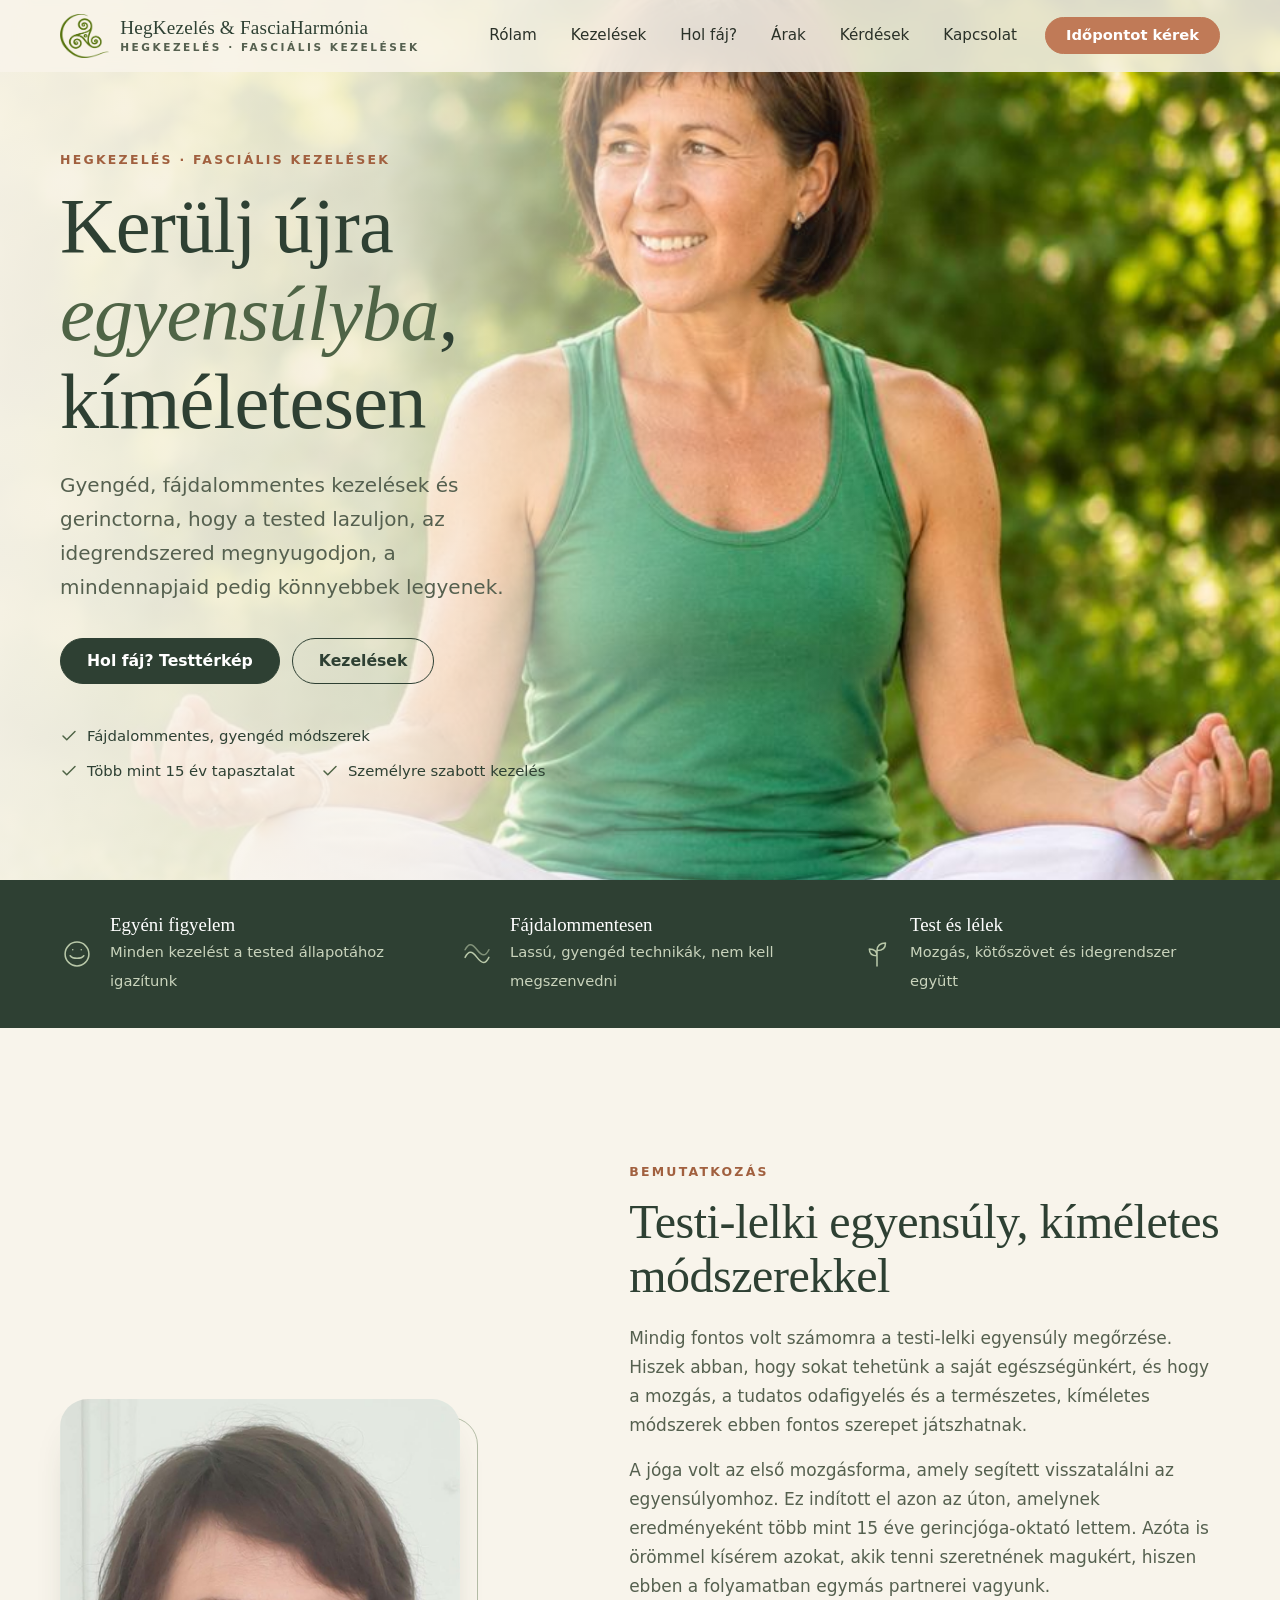
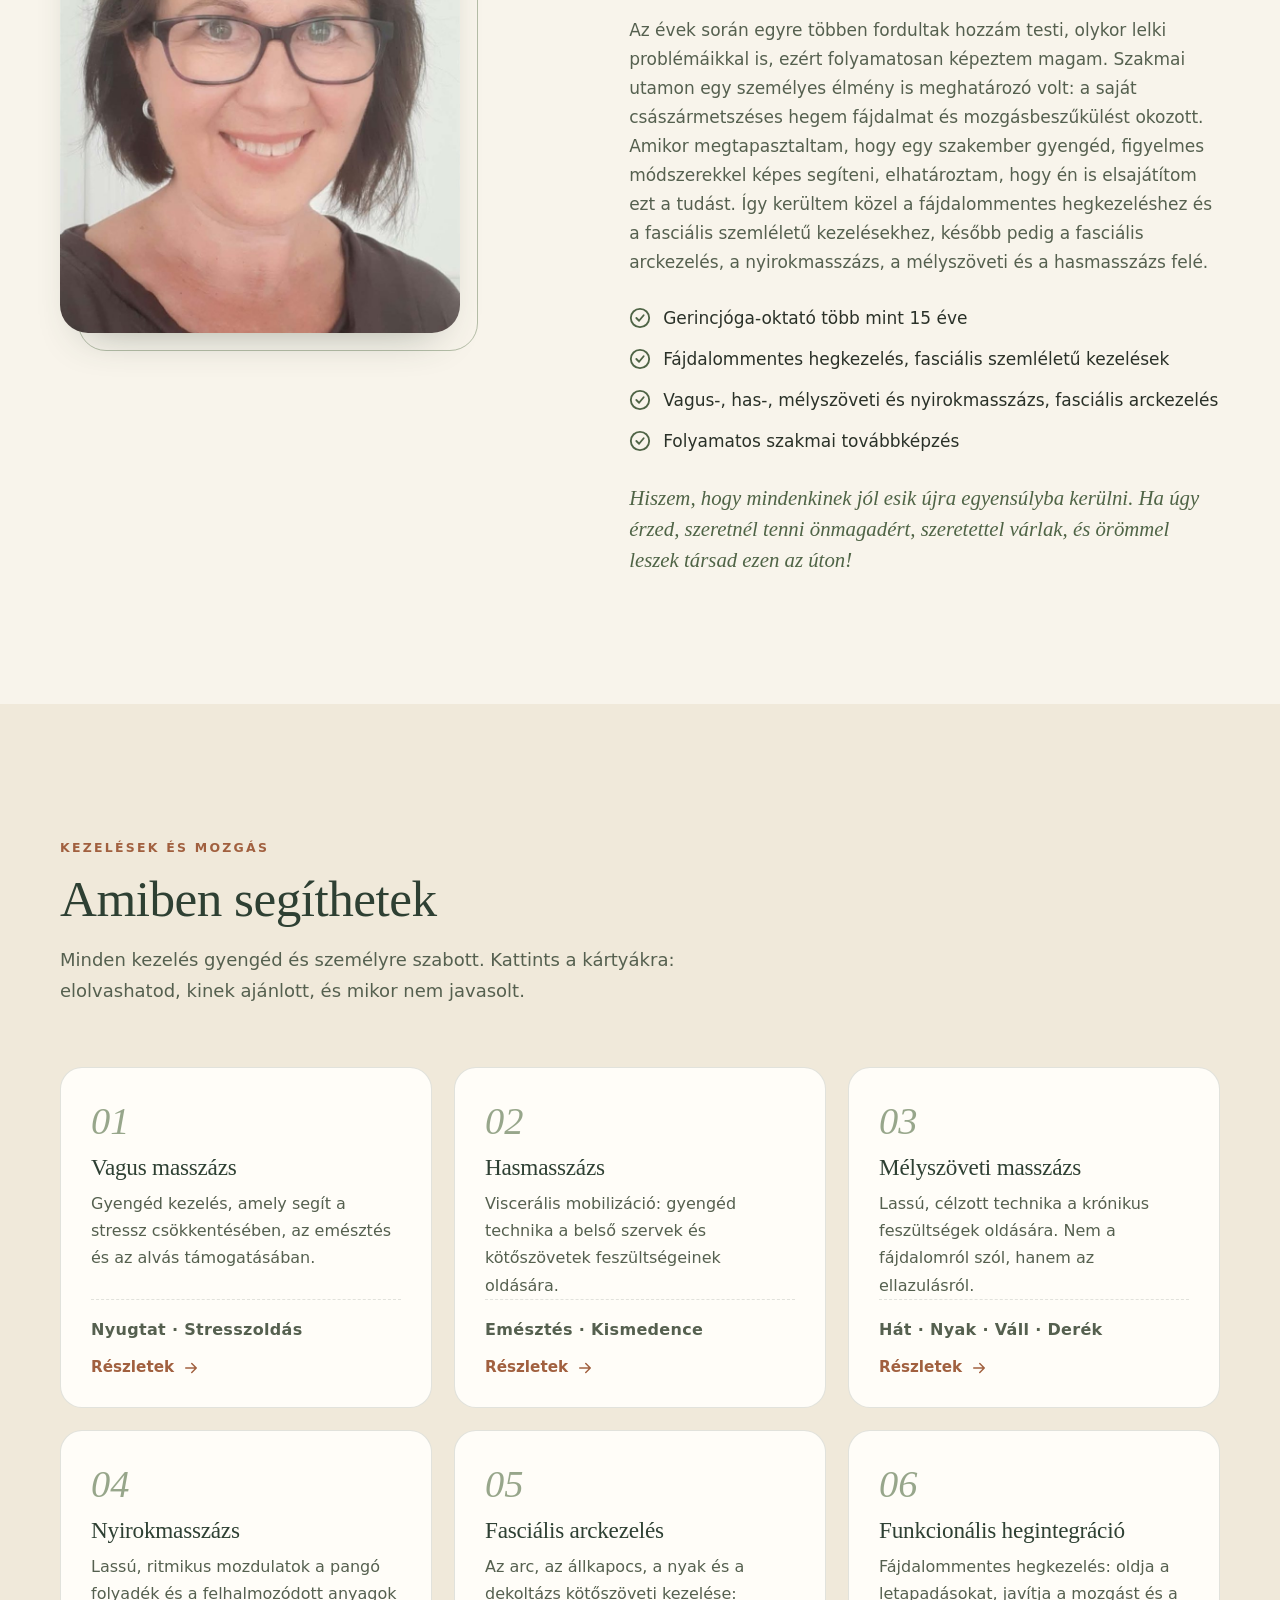
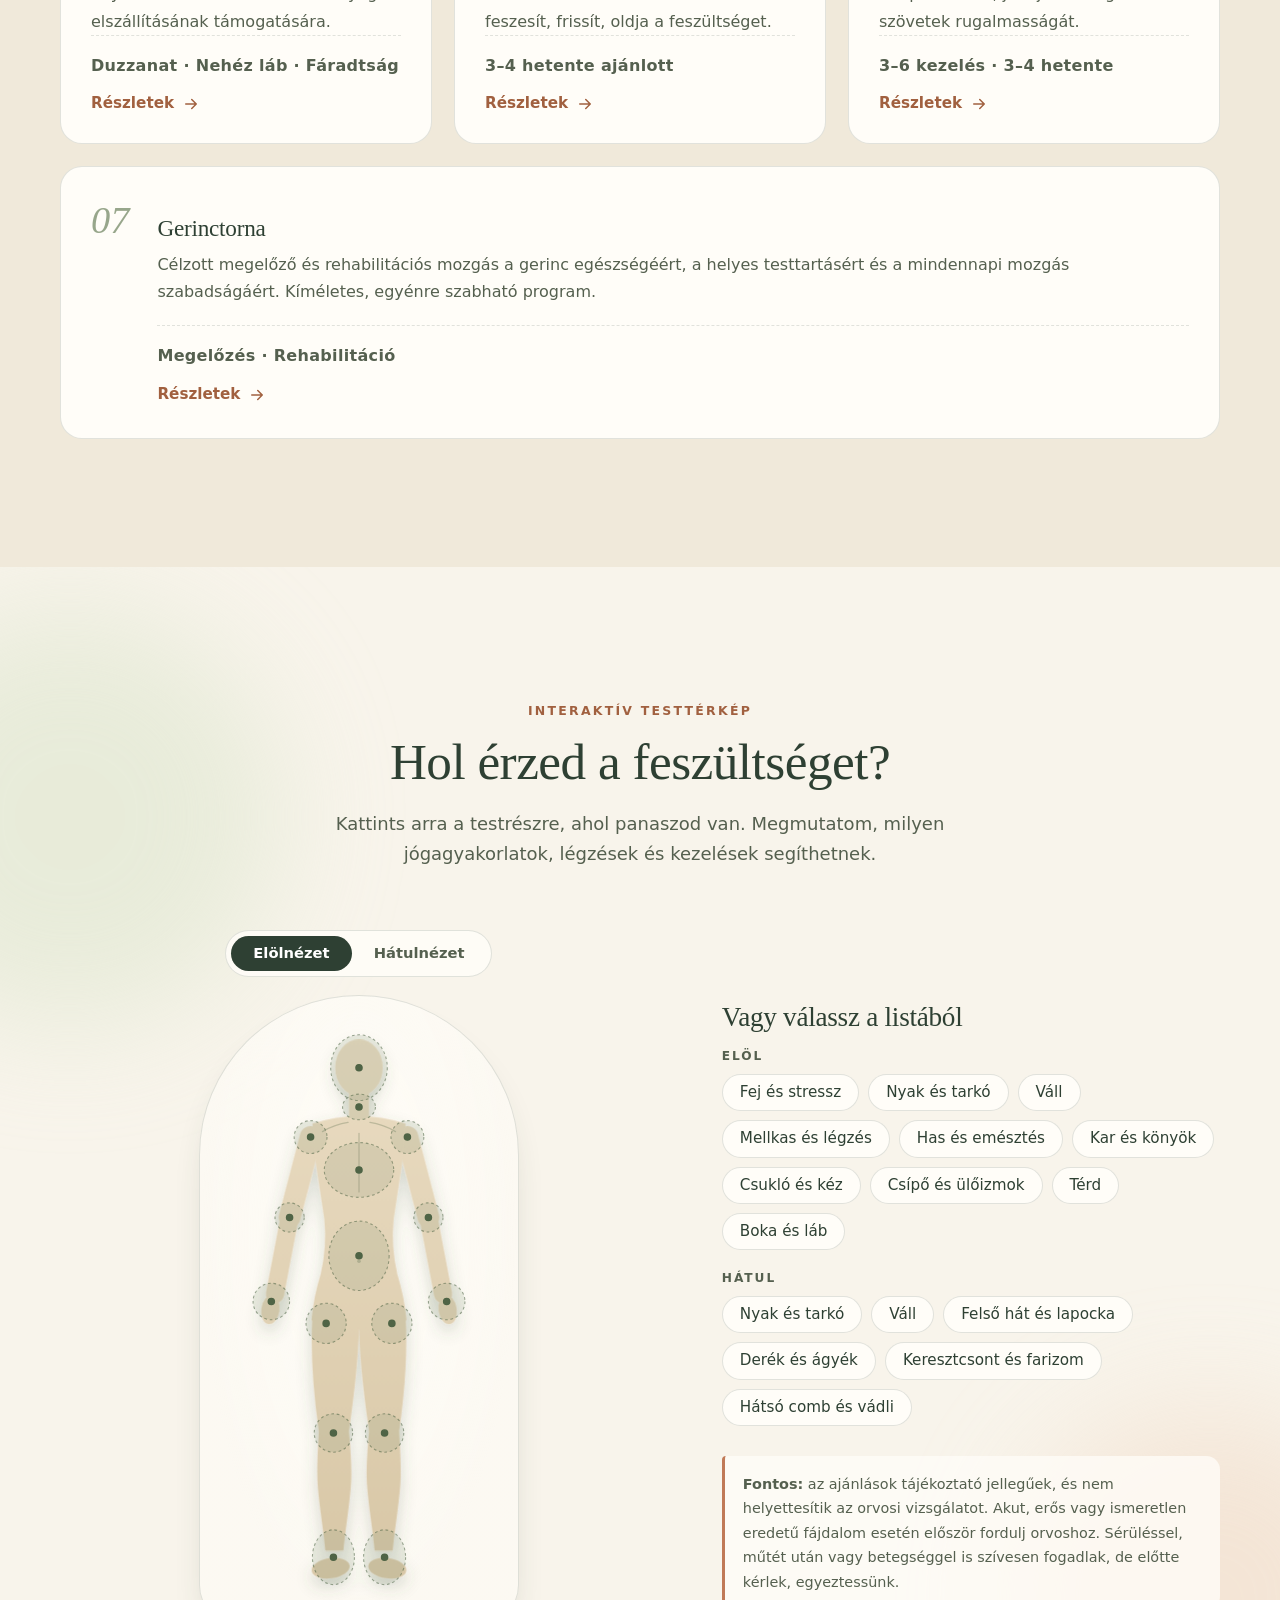
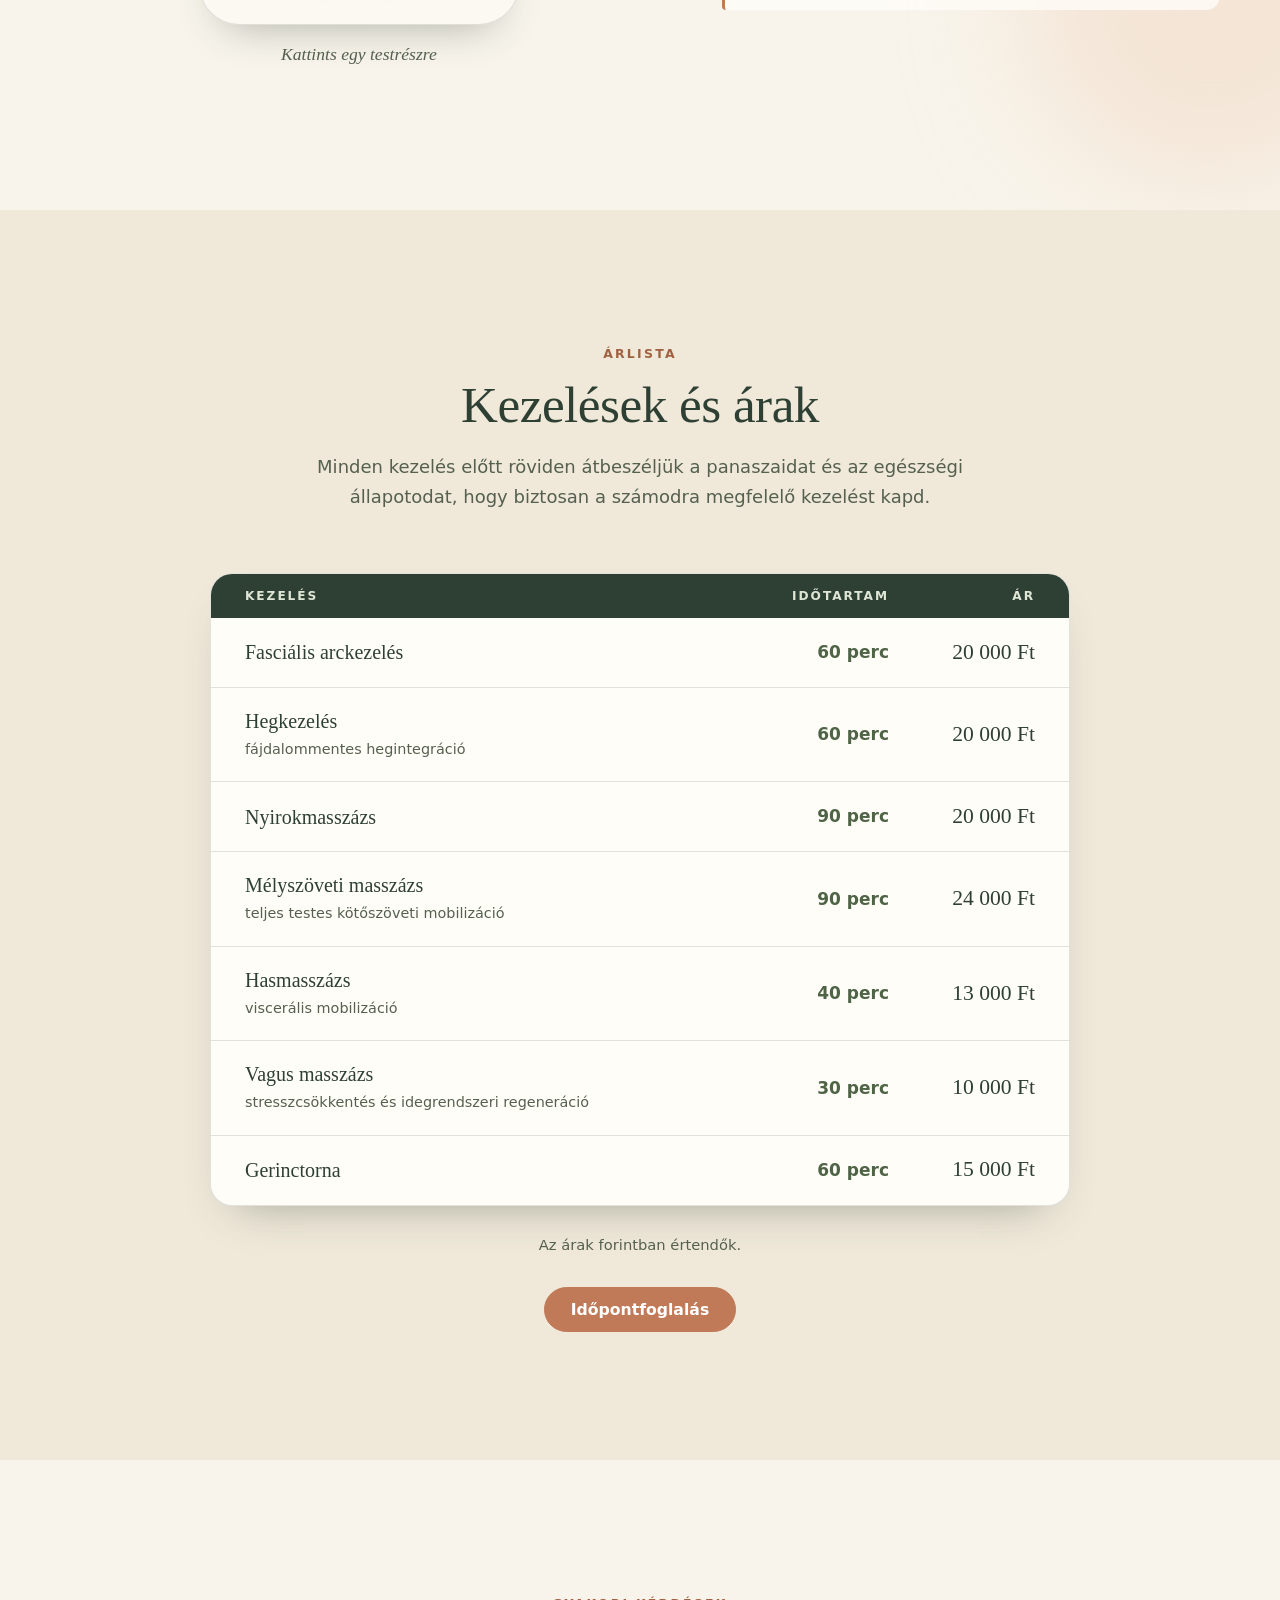
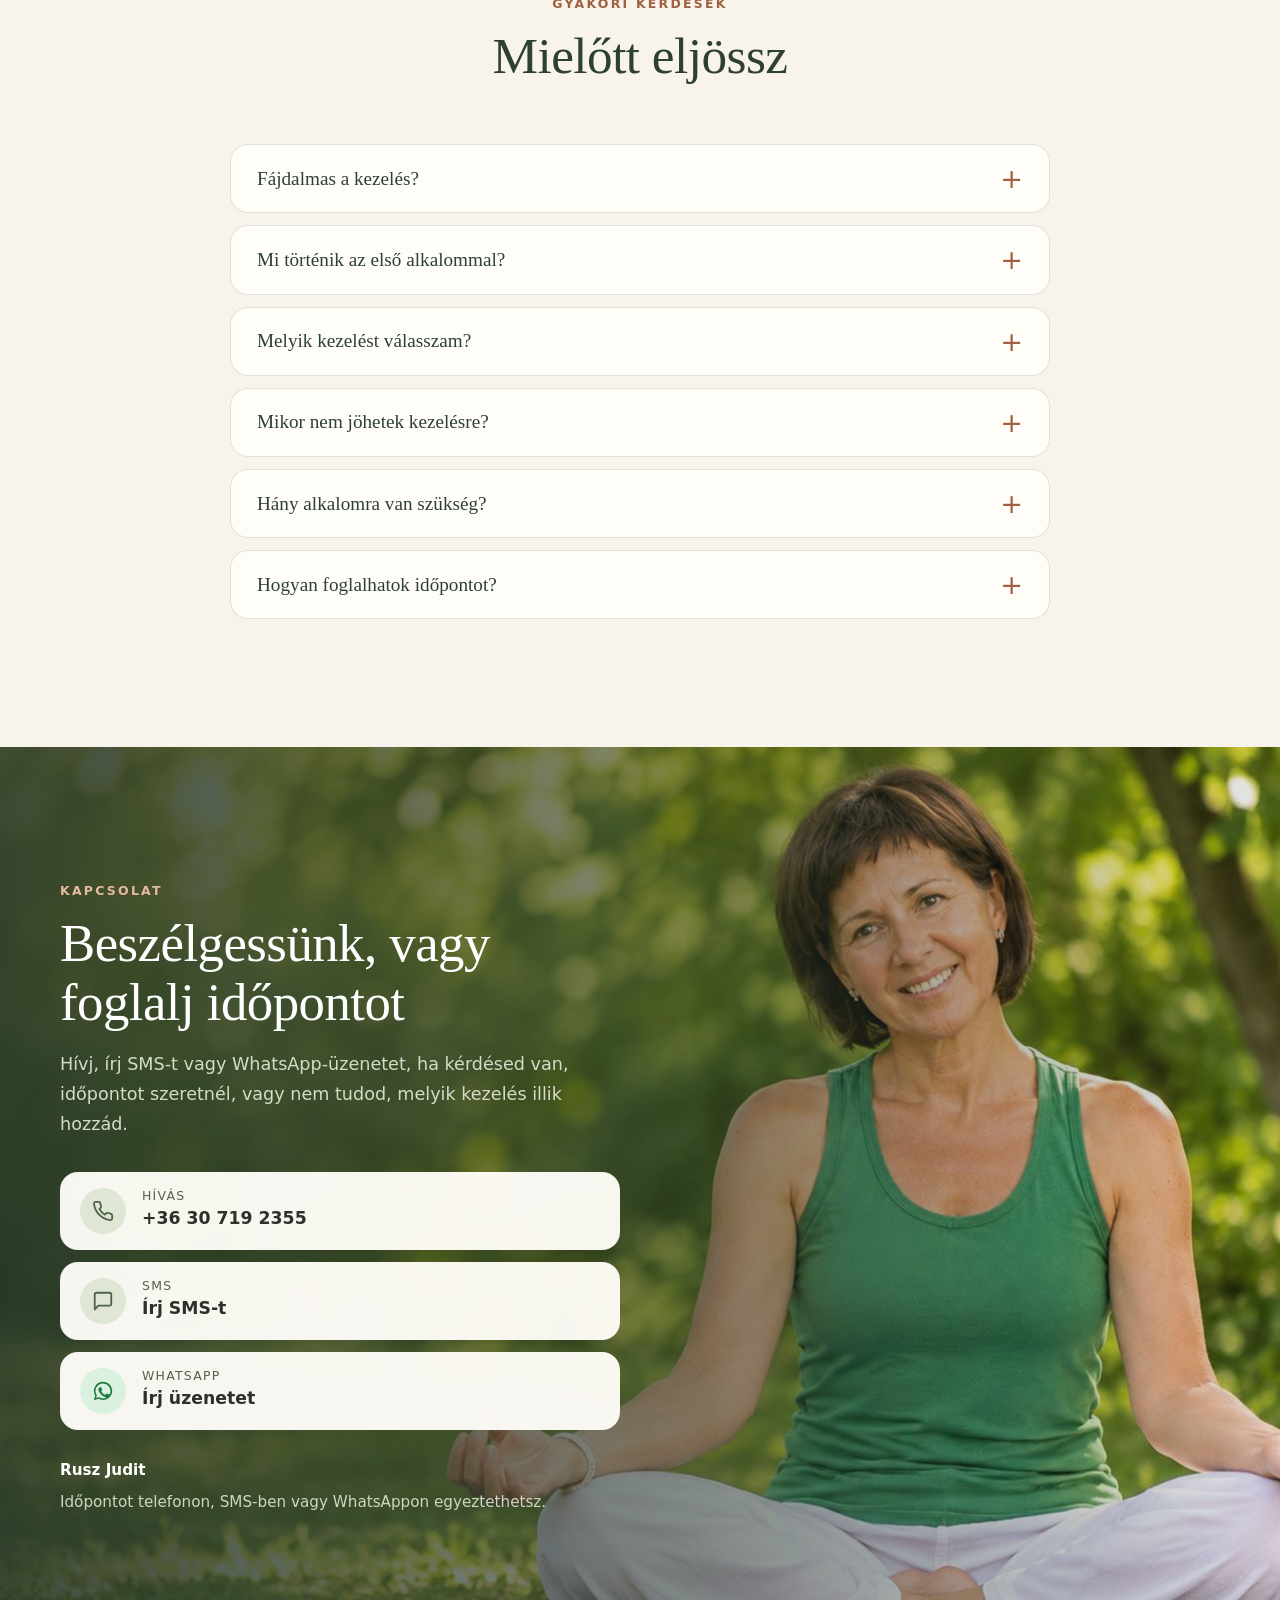
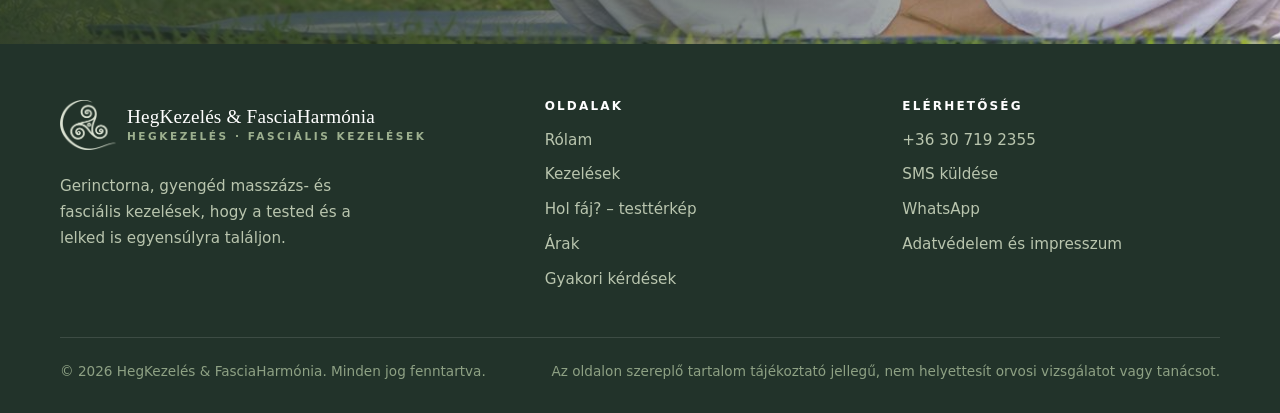
<file: index.html>
<!doctype html>
<html lang="hu">
<head>
  <meta charset="utf-8">
  <meta name="viewport" content="width=device-width, initial-scale=1, viewport-fit=cover">
  <title>HegKezelés &amp; FasciaHarmónia – hegkezelés, fasciális kezelések, masszázs és gerinctorna</title>
  <meta name="description" content="Gerinctorna, vagus-, has-, mélyszöveti és nyirokmasszázs, fasciális arckezelés és fájdalommentes hegkezelés. Kattints a testtérképen arra a testrészre, ahol panaszod van.">
  <meta name="theme-color" content="#f8f4eb">
  <meta property="og:type" content="website">
  <meta property="og:locale" content="hu_HU">
  <meta property="og:title" content="HegKezelés &amp; FasciaHarmónia">
  <meta property="og:description" content="Gyengéd, fájdalommentes kezelések és gerinctorna az egyensúlyodért.">
  <link rel="icon" href="favicon.png" type="image/png">
  <link rel="apple-touch-icon" href="apple-touch-icon.png">
  <link rel="stylesheet" href="css/style.css">
  <script>document.documentElement.classList.add('js');</script>
</head>
<body>
  <a class="skip-link" href="#tartalom">Ugrás a tartalomhoz</a>

  <!-- ===================== FEJLÉC ===================== -->
  <header class="site-header" id="top">
    <div class="container header-inner">
      <a class="brand" href="#top" aria-label="HegKezelés és FasciaHarmónia – kezdőlap">
        <img class="brand-logo" src="assets/img/logo.png" alt="" width="472" height="422">
        <span class="brand-text">
          <span class="brand-name">HegKezelés &amp; FasciaHarmónia</span>
          <span class="brand-sub">Hegkezelés · Fasciális kezelések</span>
        </span>
      </a>

      <button class="nav-toggle" aria-expanded="false" aria-controls="nav" aria-label="Menü megnyitása"><span></span></button>

      <nav class="nav" id="nav" aria-label="Főmenü">
        <a href="#rolam">Rólam</a>
        <a href="#szolgaltatasok">Kezelések</a>
        <a href="#testterkep">Hol fáj?</a>
        <a href="#arak">Árak</a>
        <a href="#gyik">Kérdések</a>
        <a href="#kapcsolat">Kapcsolat</a>
        <a class="btn btn--clay btn--sm" href="#kapcsolat">Időpontot kérek</a>
      </nav>
    </div>
  </header>

  <main id="tartalom">

    <!-- ===================== HERO ===================== -->
    <section class="hero" aria-labelledby="hero-title">
      <div class="hero-media">
        <picture>
          <source media="(max-width: 760px)" srcset="assets/img/hero-mobile.jpg">
          <img src="assets/img/hero.jpg" alt="Nyugodt, mosolygó nő törökülésben a napsütötte zöld fűben" width="1672" height="941" fetchpriority="high">
        </picture>
      </div>
      <div class="container">
        <div class="hero-copy">
          <span class="eyebrow">Hegkezelés · Fasciális kezelések</span>
          <h1 id="hero-title">Kerülj újra <em>egyensúlyba</em>, kíméletesen</h1>
          <p class="hero-lead">Gyengéd, fájdalommentes kezelések és gerinctorna, hogy a tested lazuljon, az idegrendszered megnyugodjon, a mindennapjaid pedig könnyebbek legyenek.</p>
          <div class="hero-actions">
            <a class="btn" href="#testterkep">Hol fáj? Testtérkép</a>
            <a class="btn btn--ghost" href="#szolgaltatasok">Kezelések</a>
          </div>
          <ul class="hero-facts">
            <li><svg viewBox="0 0 24 24" fill="none" stroke="currentColor" stroke-width="2" stroke-linecap="round" stroke-linejoin="round" aria-hidden="true"><path d="M20 6 9 17l-5-5"/></svg>Fájdalommentes, gyengéd módszerek</li>
            <li><svg viewBox="0 0 24 24" fill="none" stroke="currentColor" stroke-width="2" stroke-linecap="round" stroke-linejoin="round" aria-hidden="true"><path d="M20 6 9 17l-5-5"/></svg>Több mint 15 év tapasztalat</li>
            <li><svg viewBox="0 0 24 24" fill="none" stroke="currentColor" stroke-width="2" stroke-linecap="round" stroke-linejoin="round" aria-hidden="true"><path d="M20 6 9 17l-5-5"/></svg>Személyre szabott kezelés</li>
          </ul>
        </div>
      </div>
    </section>

    <!-- ===================== ÉRTÉKEK ===================== -->
    <section class="values" aria-label="Röviden rólam">
      <div class="container">
        <ul>
          <li>
            <svg viewBox="0 0 40 40" fill="none" stroke="currentColor" stroke-width="1.8" stroke-linecap="round" stroke-linejoin="round" aria-hidden="true"><circle cx="20" cy="20" r="14"/><path d="M12 22c3 4 13 4 16 0M15 15h.01M25 15h.01"/></svg>
            <div><strong>Egyéni figyelem</strong><span>Minden kezelést a tested állapotához igazítunk</span></div>
          </li>
          <li>
            <svg viewBox="0 0 40 40" fill="none" stroke="currentColor" stroke-width="1.8" stroke-linecap="round" stroke-linejoin="round" aria-hidden="true"><path d="M6 24c4-8 8-8 14 0s10 8 14 0"/><path d="M6 15c4-8 8-8 14 0s10 8 14 0" opacity=".6"/></svg>
            <div><strong>Fájdalommentesen</strong><span>Lassú, gyengéd technikák, nem kell megszenvedni</span></div>
          </li>
          <li>
            <svg viewBox="0 0 40 40" fill="none" stroke="currentColor" stroke-width="1.8" stroke-linecap="round" stroke-linejoin="round" aria-hidden="true"><path d="M20 34V16M20 16c0-6 4-9 10-9 0 6-3 9-10 9zM20 22c0-5-3-8-9-8 0 5 3 8 9 8z"/></svg>
            <div><strong>Test és lélek</strong><span>Mozgás, kötőszövet és idegrendszer együtt</span></div>
          </li>
        </ul>
      </div>
    </section>

    <!-- ===================== RÓLAM ===================== -->
    <section class="section" id="rolam" aria-labelledby="rolam-title">
      <div class="container about-grid">
        <div class="about-photo reveal">
          <img src="assets/img/portre.jpg" alt="Mosolygó, szemüveges, barna hajú nő portréja" width="840" height="1120" loading="lazy">
        </div>
        <div class="about-copy reveal" style="--d:.1s">
          <span class="eyebrow">Bemutatkozás</span>
          <h2 id="rolam-title">Testi-lelki egyensúly, kíméletes módszerekkel</h2>
          <p>Mindig fontos volt számomra a testi-lelki egyensúly megőrzése. Hiszek abban, hogy sokat tehetünk a saját egészségünkért, és hogy a mozgás, a tudatos odafigyelés és a természetes, kíméletes módszerek ebben fontos szerepet játszhatnak.</p>
          <p>A jóga volt az első mozgásforma, amely segített visszatalálni az egyensúlyomhoz. Ez indított el azon az úton, amelynek eredményeként több mint 15 éve gerincjóga-oktató lettem. Azóta is örömmel kísérem azokat, akik tenni szeretnének magukért, hiszen ebben a folyamatban egymás partnerei vagyunk.</p>
          <p>Az évek során egyre többen fordultak hozzám testi, olykor lelki problémáikkal is, ezért folyamatosan képeztem magam. Szakmai utamon egy személyes élmény is meghatározó volt: a saját császármetszéses hegem fájdalmat és mozgásbeszűkülést okozott. Amikor megtapasztaltam, hogy egy szakember gyengéd, figyelmes módszerekkel képes segíteni, elhatároztam, hogy én is elsajátítom ezt a tudást. Így kerültem közel a fájdalommentes hegkezeléshez és a fasciális szemléletű kezelésekhez, később pedig a fasciális arckezelés, a nyirokmasszázs, a mélyszöveti és a hasmasszázs felé.</p>
          <ul class="about-list">
            <li><svg viewBox="0 0 24 24" fill="none" stroke="currentColor" stroke-width="2" stroke-linecap="round" stroke-linejoin="round" aria-hidden="true"><circle cx="12" cy="12" r="10"/><path d="m8 12 3 3 5-6"/></svg>Gerincjóga-oktató több mint 15 éve</li>
            <li><svg viewBox="0 0 24 24" fill="none" stroke="currentColor" stroke-width="2" stroke-linecap="round" stroke-linejoin="round" aria-hidden="true"><circle cx="12" cy="12" r="10"/><path d="m8 12 3 3 5-6"/></svg>Fájdalommentes hegkezelés, fasciális szemléletű kezelések</li>
            <li><svg viewBox="0 0 24 24" fill="none" stroke="currentColor" stroke-width="2" stroke-linecap="round" stroke-linejoin="round" aria-hidden="true"><circle cx="12" cy="12" r="10"/><path d="m8 12 3 3 5-6"/></svg>Vagus-, has-, mélyszöveti és nyirokmasszázs, fasciális arckezelés</li>
            <li><svg viewBox="0 0 24 24" fill="none" stroke="currentColor" stroke-width="2" stroke-linecap="round" stroke-linejoin="round" aria-hidden="true"><circle cx="12" cy="12" r="10"/><path d="m8 12 3 3 5-6"/></svg>Folyamatos szakmai továbbképzés</li>
          </ul>
          <p class="closing">Hiszem, hogy mindenkinek jól esik újra egyensúlyba kerülni. Ha úgy érzed, szeretnél tenni önmagadért, szeretettel várlak, és örömmel leszek társad ezen az úton!</p>
        </div>
      </div>
    </section>

    <!-- ===================== SZOLGÁLTATÁSOK ===================== -->
    <section class="section section--tint" id="szolgaltatasok" aria-labelledby="szolg-title">
      <div class="container">
        <header class="section-head reveal">
          <span class="eyebrow">Kezelések és mozgás</span>
          <h2 id="szolg-title">Amiben segíthetek</h2>
          <p>Minden kezelés gyengéd és személyre szabott. Kattints a kártyákra: elolvashatod, kinek ajánlott, és mikor nem javasolt.</p>
        </header>

        <div class="cards cards--services">
          <article class="card reveal">
            <span class="card-num">01</span>
            <h3>Vagus masszázs</h3>
            <p>Gyengéd kezelés, amely segít a stressz csökkentésében, az emésztés és az alvás támogatásában.</p>
            <p class="card-meta">Nyugtat · Stresszoldás</p>
            <button type="button" class="card-link" data-service="vagus">Részletek <svg viewBox="0 0 24 24" fill="none" stroke="currentColor" stroke-width="2" stroke-linecap="round" stroke-linejoin="round" aria-hidden="true"><path d="M5 12h14M13 6l6 6-6 6"/></svg></button>
          </article>
          <article class="card reveal" style="--d:.06s">
            <span class="card-num">02</span>
            <h3>Hasmasszázs</h3>
            <p>Viscerális mobilizáció: gyengéd technika a belső szervek és kötőszövetek feszültségeinek oldására.</p>
            <p class="card-meta">Emésztés · Kismedence</p>
            <button type="button" class="card-link" data-service="has">Részletek <svg viewBox="0 0 24 24" fill="none" stroke="currentColor" stroke-width="2" stroke-linecap="round" stroke-linejoin="round" aria-hidden="true"><path d="M5 12h14M13 6l6 6-6 6"/></svg></button>
          </article>
          <article class="card reveal" style="--d:.12s">
            <span class="card-num">03</span>
            <h3>Mélyszöveti masszázs</h3>
            <p>Lassú, célzott technika a krónikus feszültségek oldására. Nem a fájdalomról szól, hanem az ellazulásról.</p>
            <p class="card-meta">Hát · Nyak · Váll · Derék</p>
            <button type="button" class="card-link" data-service="melyszoveti">Részletek <svg viewBox="0 0 24 24" fill="none" stroke="currentColor" stroke-width="2" stroke-linecap="round" stroke-linejoin="round" aria-hidden="true"><path d="M5 12h14M13 6l6 6-6 6"/></svg></button>
          </article>
          <article class="card reveal">
            <span class="card-num">04</span>
            <h3>Nyirokmasszázs</h3>
            <p>Lassú, ritmikus mozdulatok a pangó folyadék és a felhalmozódott anyagok elszállításának támogatására.</p>
            <p class="card-meta">Duzzanat · Nehéz láb · Fáradtság</p>
            <button type="button" class="card-link" data-service="nyirok">Részletek <svg viewBox="0 0 24 24" fill="none" stroke="currentColor" stroke-width="2" stroke-linecap="round" stroke-linejoin="round" aria-hidden="true"><path d="M5 12h14M13 6l6 6-6 6"/></svg></button>
          </article>
          <article class="card reveal" style="--d:.06s">
            <span class="card-num">05</span>
            <h3>Fasciális arckezelés</h3>
            <p>Az arc, az állkapocs, a nyak és a dekoltázs kötőszöveti kezelése: feszesít, frissít, oldja a feszültséget.</p>
            <p class="card-meta">3–4 hetente ajánlott</p>
            <button type="button" class="card-link" data-service="arc">Részletek <svg viewBox="0 0 24 24" fill="none" stroke="currentColor" stroke-width="2" stroke-linecap="round" stroke-linejoin="round" aria-hidden="true"><path d="M5 12h14M13 6l6 6-6 6"/></svg></button>
          </article>
          <article class="card reveal" style="--d:.12s">
            <span class="card-num">06</span>
            <h3>Funkcionális hegintegráció</h3>
            <p>Fájdalommentes hegkezelés: oldja a letapadásokat, javítja a mozgást és a szövetek rugalmasságát.</p>
            <p class="card-meta">3–6 kezelés · 3–4 hetente</p>
            <button type="button" class="card-link" data-service="heg">Részletek <svg viewBox="0 0 24 24" fill="none" stroke="currentColor" stroke-width="2" stroke-linecap="round" stroke-linejoin="round" aria-hidden="true"><path d="M5 12h14M13 6l6 6-6 6"/></svg></button>
          </article>
          <article class="card card--wide reveal">
            <span class="card-num">07</span>
            <div>
              <h3>Gerinctorna</h3>
              <p>Célzott megelőző és rehabilitációs mozgás a gerinc egészségéért, a helyes testtartásért és a mindennapi mozgás szabadságáért. Kíméletes, egyénre szabható program.</p>
              <p class="card-meta">Megelőzés · Rehabilitáció</p>
              <button type="button" class="card-link" data-service="gerinctorna">Részletek <svg viewBox="0 0 24 24" fill="none" stroke="currentColor" stroke-width="2" stroke-linecap="round" stroke-linejoin="round" aria-hidden="true"><path d="M5 12h14M13 6l6 6-6 6"/></svg></button>
            </div>
          </article>
        </div>
      </div>
    </section>

    <!-- ===================== TESTTÉRKÉP ===================== -->
    <section class="section bodymap" id="testterkep" aria-labelledby="map-title">
      <div class="container">
        <header class="section-head section-head--center reveal">
          <span class="eyebrow">Interaktív testtérkép</span>
          <h2 id="map-title">Hol érzed a feszültséget?</h2>
          <p>Kattints arra a testrészre, ahol panaszod van. Megmutatom, milyen jógagyakorlatok, légzések és kezelések segíthetnek.</p>
        </header>

        <div class="bodymap-grid">
          <div class="bodymap-stage reveal">
            <div class="view-toggle" role="group" aria-label="Nézet váltása">
              <button type="button" data-view="front" aria-pressed="true">Elölnézet</button>
              <button type="button" data-view="back" aria-pressed="false">Hátulnézet</button>
            </div>

            <div class="body-wrap">
              <svg id="body-svg" viewBox="0 0 300 640" role="group" aria-label="Interaktív testtérkép. A testrészek gombként működnek.">
                <defs>
                  <linearGradient id="skin" gradientUnits="userSpaceOnUse" x1="0" y1="20" x2="0" y2="620">
                    <stop offset="0" stop-color="#eadcc2"/>
                    <stop offset="1" stop-color="#d8c7a6"/>
                  </linearGradient>
                  <filter id="soft" x="-20%" y="-10%" width="140%" height="130%">
                    <feDropShadow dx="0" dy="8" stdDeviation="9" flood-color="#4f6446" flood-opacity=".22"/>
                  </filter>
                </defs>

                <!-- Testsziluett (közös) -->
                <g filter="url(#soft)" aria-hidden="true">
                  <!-- karok -->
                  <path class="limb" stroke-width="24" d="M97 126 74 214"/>
                  <path class="limb" stroke-width="20" d="M74 214 58 298"/>
                  <ellipse class="torso" cx="53" cy="315" rx="9" ry="15" transform="rotate(8 53 315)"/>
                  <path class="limb" stroke-width="24" d="M203 126 226 214"/>
                  <path class="limb" stroke-width="20" d="M226 214 242 298"/>
                  <ellipse class="torso" cx="247" cy="315" rx="9" ry="15" transform="rotate(-8 247 315)"/>
                  <!-- lábak -->
                  <path class="torso" d="M100 322C97 370 103 420 107 448C106 470 104 490 106 510C108 535 112 555 114 578L132 578C134 555 138 535 140 510C142 490 140 470 138 448C142 420 148 380 149 335Z"/>
                  <ellipse class="torso" cx="119" cy="598" rx="20" ry="10" transform="rotate(-8 119 598)"/>
                  <path class="torso" d="M200 322C203 370 197 420 193 448C194 470 196 490 194 510C192 535 188 555 186 578L168 578C166 555 162 535 160 510C158 490 160 470 162 448C158 420 152 380 151 335Z"/>
                  <ellipse class="torso" cx="181" cy="598" rx="20" ry="10" transform="rotate(8 181 598)"/>
                  <!-- törzs -->
                  <path class="torso" d="M100 112Q150 96 200 112L197 150Q191 190 187 216Q184 246 191 276Q199 302 201 326Q150 346 99 326Q101 302 109 276Q116 246 113 216Q109 190 103 150Z"/>
                  <!-- nyak és fej -->
                  <path class="limb" stroke-width="22" d="M150 80V106"/>
                  <ellipse class="torso" cx="150" cy="50" rx="25" ry="30"/>
                </g>

                <!-- ELÖLNÉZET -->
                <g class="body-view" id="view-front">
                  <g aria-hidden="true">
                    <path class="body-line" d="M138 110Q124 112 110 120M162 110Q176 112 190 120"/>
                    <path class="body-line" d="M150 122V186"/>
                    <circle class="body-dot" cx="150" cy="262" r="2"/>
                  </g>
                  <g id="hs-front"></g>
                </g>

                <!-- HÁTULNÉZET -->
                <g class="body-view" id="view-back" hidden>
                  <g aria-hidden="true">
                    <path class="body-line" d="M150 108V322" stroke-dasharray="1 7" stroke-width="3.2"/>
                    <path class="body-line" d="M128 128Q120 150 130 176Q142 168 146 150M172 128Q180 150 170 176Q158 168 154 150"/>
                    <path class="body-line" d="M150 296Q146 318 150 336"/>
                    <path class="body-line" d="M118 316Q126 336 148 332M182 316Q174 336 152 332"/>
                  </g>
                  <g id="hs-back"></g>
                </g>
              </svg>
            </div>

            <p class="body-caption is-hint" id="body-caption" aria-live="polite">Kattints egy testrészre</p>
          </div>

          <aside class="bodymap-side reveal" style="--d:.1s">
            <h3>Vagy válassz a listából</h3>
            <div class="chip-group">
              <h4>Elöl</h4>
              <ul class="chips" id="chips-front"></ul>
            </div>
            <div class="chip-group">
              <h4>Hátul</h4>
              <ul class="chips" id="chips-back"></ul>
            </div>
            <p class="map-note"><strong>Fontos:</strong> az ajánlások tájékoztató jellegűek, és nem helyettesítik az orvosi vizsgálatot. Akut, erős vagy ismeretlen eredetű fájdalom esetén először fordulj orvoshoz. Sérüléssel, műtét után vagy betegséggel is szívesen fogadlak, de előtte kérlek, egyeztessünk.</p>
          </aside>
        </div>
      </div>
    </section>

    <!-- ===================== ÁRAK ===================== -->
    <section class="section section--tint" id="arak" aria-labelledby="arak-title">
      <div class="container">
        <header class="section-head section-head--center reveal">
          <span class="eyebrow">Árlista</span>
          <h2 id="arak-title">Kezelések és árak</h2>
          <p>Minden kezelés előtt röviden átbeszéljük a panaszaidat és az egészségi állapotodat, hogy biztosan a számodra megfelelő kezelést kapd.</p>
        </header>

        <div class="price-table reveal">
          <div class="pt-head" aria-hidden="true"><span>Kezelés</span><span>Időtartam</span><span>Ár</span></div>
          <ul>
            <li><div class="pt-name"><strong>Fasciális arckezelés</strong></div><span class="pt-dur">60 perc</span><b class="pt-price">20 000 Ft</b></li>
            <li><div class="pt-name"><strong>Hegkezelés</strong><small>fájdalommentes hegintegráció</small></div><span class="pt-dur">60 perc</span><b class="pt-price">20 000 Ft</b></li>
            <li><div class="pt-name"><strong>Nyirokmasszázs</strong></div><span class="pt-dur">90 perc</span><b class="pt-price">20 000 Ft</b></li>
            <li><div class="pt-name"><strong>Mélyszöveti masszázs</strong><small>teljes testes kötőszöveti mobilizáció</small></div><span class="pt-dur">90 perc</span><b class="pt-price">24 000 Ft</b></li>
            <li><div class="pt-name"><strong>Hasmasszázs</strong><small>viscerális mobilizáció</small></div><span class="pt-dur">40 perc</span><b class="pt-price">13 000 Ft</b></li>
            <li><div class="pt-name"><strong>Vagus masszázs</strong><small>stresszcsökkentés és idegrendszeri regeneráció</small></div><span class="pt-dur">30 perc</span><b class="pt-price">10 000 Ft</b></li>
            <li><div class="pt-name"><strong>Gerinctorna</strong></div><span class="pt-dur">60 perc</span><b class="pt-price">15 000 Ft</b></li>
          </ul>
        </div>

        <p class="price-note reveal">Az árak forintban értendők.</p>
        <p class="price-cta reveal"><a class="btn btn--clay" href="#kapcsolat">Időpontfoglalás</a></p>
      </div>
    </section>

    <!-- ===================== GYIK ===================== -->
    <section class="section" id="gyik" aria-labelledby="gyik-title">
      <div class="container">
        <header class="section-head section-head--center reveal">
          <span class="eyebrow">Gyakori kérdések</span>
          <h2 id="gyik-title">Mielőtt eljössz</h2>
        </header>

        <div class="faq reveal">
          <details>
            <summary>Fájdalmas a kezelés?</summary>
            <p>Nem. A kezeléseim gyengédek és fájdalommentesek. Még a mélyszöveti masszázs sem a fájdalom elviseléséről szól: lassú, célzott technikával dolgozunk, a tested és az idegrendszered jelzéseihez igazodva.</p>
          </details>
          <details>
            <summary>Mi történik az első alkalommal?</summary>
            <p>Röviden átbeszéljük a panaszaidat, az egészségi állapotodat és az esetleges ellenjavallatokat, majd közösen kiválasztjuk a számodra legmegfelelőbb kezelést.</p>
          </details>
          <details>
            <summary>Melyik kezelést válasszam?</summary>
            <p>Ha nem vagy biztos benne, használd a „Hol fáj?” testtérképet, vagy írj nekem. Szívesen segítek választani.</p>
          </details>
          <details>
            <summary>Mikor nem jöhetek kezelésre?</summary>
            <p>Minden kezelésnek vannak ellenjavallatai, például láz, akut gyulladás, várandósság vagy daganatos betegség. Ezeket a kezelések leírásánál találod. Ha bizonytalan vagy, egyeztess előtte az orvosoddal, és jelezd nekem.</p>
          </details>
          <details>
            <summary>Hány alkalomra van szükség?</summary>
            <p>Ez a panasztól függ. Hegkezelésnél általában 3–6 alkalom javasolt, három-négy hetente. A fasciális arckezelést is érdemes ilyen gyakran megismételni. A gerinctornánál a rendszeresség számít.</p>
          </details>
          <details>
            <summary>Hogyan foglalhatok időpontot?</summary>
            <p>Telefonon, WhatsAppon vagy e-mailben. Írd meg, melyik kezelés érdekel, és egyeztetünk egy neked megfelelő időpontot.</p>
          </details>
        </div>
      </div>
    </section>

    <!-- ===================== KAPCSOLAT ===================== -->
    <section class="contact" id="kapcsolat" aria-labelledby="kapcs-title">
      <div class="contact-bg" aria-hidden="true">
        <img src="assets/img/banner.jpg" alt="" width="1600" height="900" loading="lazy">
      </div>
      <div class="container">
        <div class="contact-card reveal">
          <span class="eyebrow">Kapcsolat</span>
          <h2 id="kapcs-title">Beszélgessünk, vagy foglalj időpontot</h2>
          <p>Hívj, írj SMS-t vagy WhatsApp-üzenetet, ha kérdésed van, időpontot szeretnél, vagy nem tudod, melyik kezelés illik hozzád.</p>

          <div class="contact-list">
            <a class="contact-item" href="tel:+36307192355">
              <span class="ico"><svg viewBox="0 0 24 24" fill="none" stroke="currentColor" stroke-width="2" stroke-linecap="round" stroke-linejoin="round" aria-hidden="true"><path d="M22 16.920v3a2 2 0 0 1-2.180 2 19.790 19.790 0 0 1-8.630-3.070 19.500 19.500 0 0 1-6-6 19.790 19.790 0 0 1-3.070-8.670A2 2 0 0 1 4.110 2h3a2 2 0 0 1 2 1.720c.13.960.36 1.900.7 2.810a2 2 0 0 1-.45 2.110L8.090 9.910a16 16 0 0 0 6 6l1.270-1.270a2 2 0 0 1 2.110-.45c.91.340 1.850.57 2.810.7A2 2 0 0 1 22 16.920z"/></svg></span>
              <span><small>Hívás</small><strong>+36 30 719 2355</strong></span>
            </a>
            <a class="contact-item" href="sms:+36307192355?body=Szia!%20Id%C5%91pontot%20szeretn%C3%A9k%20egyeztetni.">
              <span class="ico"><svg viewBox="0 0 24 24" fill="none" stroke="currentColor" stroke-width="2" stroke-linecap="round" stroke-linejoin="round" aria-hidden="true"><path d="M21 15a2 2 0 0 1-2 2H7l-4 4V5a2 2 0 0 1 2-2h14a2 2 0 0 1 2 2z"/></svg></span>
              <span><small>SMS</small><strong>Írj SMS-t</strong></span>
            </a>
            <a class="contact-item wa" href="https://wa.me/36307192355?text=Szia!%20Id%C5%91pontot%20szeretn%C3%A9k%20egyeztetni." target="_blank" rel="noopener">
              <span class="ico"><svg viewBox="0 0 24 24" fill="currentColor" aria-hidden="true"><path d="M12.040 2a9.900 9.900 0 0 0-8.480 14.990L2 22l5.150-1.510A9.900 9.900 0 1 0 12.040 2zm0 1.800a8.100 8.100 0 1 1-4.230 15.020l-.3-.18-3.050.89.9-2.970-.2-.31A8.100 8.100 0 0 1 12.040 3.800zm-3.200 3.980c-.2 0-.52.070-.8.370-.27.300-1.040 1.020-1.040 2.480s1.070 2.880 1.220 3.080c.15.200 2.080 3.300 5.130 4.500 2.540 1 3.060.8 3.610.75.550-.05 1.780-.73 2.030-1.430.25-.7.250-1.300.17-1.430-.07-.12-.27-.2-.57-.35-.3-.15-1.780-.88-2.050-.98-.28-.1-.48-.15-.68.15-.2.300-.78.980-.95 1.180-.18.200-.35.230-.65.080-.3-.15-1.270-.47-2.420-1.500-.9-.8-1.500-1.780-1.680-2.080-.18-.3-.02-.46.13-.6.13-.14.300-.35.450-.53.150-.17.200-.3.300-.5.100-.2.050-.38-.03-.53-.08-.15-.68-1.640-.93-2.240-.24-.58-.5-.5-.68-.51z"/></svg></span>
              <span><small>WhatsApp</small><strong>Írj üzenetet</strong></span>
            </a>
          </div>

          <div class="contact-meta">
            <span><strong>Rusz Judit</strong></span>
            <span>Időpontot telefonon, SMS-ben vagy WhatsAppon egyeztethetsz.</span>
          </div>
        </div>
      </div>
    </section>

  </main>

  <!-- ===================== LÁBLÉC ===================== -->
  <footer class="site-footer">
    <div class="container">
      <div class="footer-grid">
        <div>
          <a class="brand" href="#top" aria-label="Vissza az oldal tetejére">
            <img class="brand-logo" src="assets/img/logo-light.png" alt="" width="472" height="422">
            <span class="brand-text"><span class="brand-name">HegKezelés &amp; FasciaHarmónia</span><span class="brand-sub">Hegkezelés · Fasciális kezelések</span></span>
          </a>
          <p class="footer-about">Gerinctorna, gyengéd masszázs- és fasciális kezelések, hogy a tested és a lelked is egyensúlyra találjon.</p>
        </div>
        <div>
          <h4>Oldalak</h4>
          <ul>
            <li><a href="#rolam">Rólam</a></li>
            <li><a href="#szolgaltatasok">Kezelések</a></li>
            <li><a href="#testterkep">Hol fáj? – testtérkép</a></li>
            <li><a href="#arak">Árak</a></li>
            <li><a href="#gyik">Gyakori kérdések</a></li>
          </ul>
        </div>
        <div>
          <h4>Elérhetőség</h4>
          <ul>
            <li><a href="tel:+36307192355">+36 30 719 2355</a></li>
            <li><a href="sms:+36307192355">SMS küldése</a></li>
            <li><a href="https://wa.me/36307192355" target="_blank" rel="noopener">WhatsApp</a></li>
            <li><a href="adatvedelem.html">Adatvédelem és impresszum</a></li>
          </ul>
        </div>
      </div>
      <div class="footer-bottom">
        <span>© <span id="year">2026</span> HegKezelés &amp; FasciaHarmónia. Minden jog fenntartva.</span>
        <span>Az oldalon szereplő tartalom tájékoztató jellegű, nem helyettesít orvosi vizsgálatot vagy tanácsot.</span>
      </div>
    </div>
  </footer>

  <!-- ===================== GYORS KAPCSOLAT (mobil, rögzített sáv) ===================== -->
  <nav class="quick-bar" id="quick-bar" aria-label="Gyors kapcsolatfelvétel">
    <a class="qb qb--call" href="tel:+36307192355"><svg viewBox="0 0 24 24" fill="none" stroke="currentColor" stroke-width="2" stroke-linecap="round" stroke-linejoin="round" aria-hidden="true"><path d="M22 16.920v3a2 2 0 0 1-2.180 2 19.790 19.790 0 0 1-8.630-3.070 19.500 19.500 0 0 1-6-6 19.790 19.790 0 0 1-3.070-8.670A2 2 0 0 1 4.110 2h3a2 2 0 0 1 2 1.720c.13.960.36 1.900.7 2.810a2 2 0 0 1-.45 2.110L8.090 9.910a16 16 0 0 0 6 6l1.270-1.270a2 2 0 0 1 2.110-.45c.91.340 1.850.57 2.810.7A2 2 0 0 1 22 16.920z"/></svg><span>Hívás</span></a>
    <a class="qb qb--sms" href="sms:+36307192355?body=Szia!%20Id%C5%91pontot%20szeretn%C3%A9k%20egyeztetni."><svg viewBox="0 0 24 24" fill="none" stroke="currentColor" stroke-width="2" stroke-linecap="round" stroke-linejoin="round" aria-hidden="true"><path d="M21 15a2 2 0 0 1-2 2H7l-4 4V5a2 2 0 0 1 2-2h14a2 2 0 0 1 2 2z"/></svg><span>SMS</span></a>
    <a class="qb qb--wa" href="https://wa.me/36307192355?text=Szia!%20Id%C5%91pontot%20szeretn%C3%A9k%20egyeztetni." target="_blank" rel="noopener"><svg viewBox="0 0 24 24" fill="currentColor" aria-hidden="true"><path d="M12.040 2a9.900 9.900 0 0 0-8.480 14.990L2 22l5.150-1.510A9.900 9.900 0 1 0 12.040 2zm0 1.800a8.100 8.100 0 1 1-4.230 15.020l-.3-.18-3.050.89.9-2.970-.2-.31A8.100 8.100 0 0 1 12.040 3.800zm-3.200 3.980c-.2 0-.52.070-.8.370-.27.300-1.040 1.020-1.040 2.480s1.070 2.880 1.220 3.080c.15.200 2.080 3.300 5.130 4.500 2.540 1 3.060.8 3.610.75.550-.05 1.780-.73 2.030-1.430.25-.7.250-1.300.17-1.430-.07-.12-.27-.2-.57-.35-.3-.15-1.780-.88-2.050-.98-.28-.1-.48-.15-.68.15-.2.300-.78.980-.95 1.180-.18.200-.35.230-.65.080-.3-.15-1.270-.47-2.420-1.500-.9-.8-1.500-1.780-1.680-2.080-.18-.3-.02-.46.13-.6.13-.14.300-.35.450-.53.150-.17.200-.3.300-.5.100-.2.050-.38-.03-.53-.08-.15-.68-1.640-.93-2.240-.24-.58-.5-.5-.68-.51z"/></svg><span>WhatsApp</span></a>
  </nav>

  <!-- ===================== FELUGRÓ ABLAK (kezelés) ===================== -->
  <dialog class="region-dialog" id="service-dialog" aria-labelledby="sd-title">
    <div class="rd-inner">
      <button type="button" class="rd-close" id="sd-close" aria-label="Ablak bezárása">&times;</button>
      <div class="rd-head">
        <span class="eyebrow">Kezelés</span>
        <h3 id="sd-title"></h3>
        <p class="rd-tagline" id="sd-tagline"></p>
      </div>
      <div class="rd-text" id="sd-intro"></div>
      <div id="sd-blocks"></div>
      <p class="rd-note" id="sd-note" hidden></p>
      <div class="rd-avoid" id="sd-avoid-wrap">
        <h4>Mikor nem javasolt?</h4>
        <ul class="rd-bullets" id="sd-avoid"></ul>
        <p class="rd-avoid-note" id="sd-avoid-note" hidden></p>
      </div>
      <div class="rd-cta">
        <a class="btn btn--clay" href="tel:+36307192355" id="sd-book">Hívás</a>
        <a class="btn btn--ghost" id="sd-sms" href="sms:+36307192355">SMS</a>
        <a class="btn btn--ghost" id="sd-wa" href="https://wa.me/36307192355" target="_blank" rel="noopener">WhatsApp</a>
      </div>
      <p class="rd-foot">Tájékoztató jellegű leírás, orvosi vizsgálatot nem helyettesít. Egészségi problémád esetén előtte egyeztess az orvosoddal.</p>
    </div>
  </dialog>

  <!-- ===================== FELUGRÓ ABLAK (testrész) ===================== -->
  <dialog class="region-dialog" id="region-dialog" aria-labelledby="rd-title">
    <div class="rd-inner">
      <button type="button" class="rd-close" id="rd-close" aria-label="Ablak bezárása">&times;</button>
      <div class="rd-head">
        <span class="eyebrow" id="rd-eyebrow">Testrész</span>
        <h3 id="rd-title"></h3>
        <p class="rd-intro" id="rd-intro"></p>
      </div>

      <div class="rd-block">
        <h4>Gyakori panaszok</h4>
        <ul class="tags" id="rd-issues"></ul>
      </div>

      <div class="rd-cols">
        <div class="rd-block">
          <h4>Jógagyakorlatok</h4>
          <ul class="rd-list" id="rd-yoga"></ul>
        </div>
        <div>
          <div class="rd-block">
            <h4>Légzés és relaxáció</h4>
            <ul class="rd-list" id="rd-breath"></ul>
          </div>
          <div class="rd-block">
            <h4>Masszázs és terápia</h4>
            <ul class="rd-list" id="rd-therapy"></ul>
          </div>
        </div>
      </div>

      <p class="rd-warn">
        <svg viewBox="0 0 24 24" fill="none" stroke="currentColor" stroke-width="2" stroke-linecap="round" stroke-linejoin="round" aria-hidden="true"><path d="M10.290 3.860 1.820 18a2 2 0 0 0 1.710 3h16.940a2 2 0 0 0 1.710-3L13.710 3.860a2 2 0 0 0-3.420 0zM12 9v4M12 17h.01"/></svg>
        <span id="rd-warn"></span>
      </p>

      <div class="rd-cta">
        <a class="btn btn--clay" href="tel:+36307192355" id="rd-book">Hívás</a>
        <a class="btn btn--ghost" id="rd-sms" href="sms:+36307192355">SMS</a>
        <a class="btn btn--ghost" id="rd-wa" href="https://wa.me/36307192355" target="_blank" rel="noopener">WhatsApp</a>
      </div>
      <p class="rd-foot">Tájékoztató jellegű ajánlás, orvosi vizsgálatot nem helyettesít. Gyakorlás közben fájdalomnál állj le.</p>
    </div>
  </dialog>

  <script src="js/regions.js"></script>
  <script src="js/services.js"></script>
  <script src="js/main.js"></script>
</body>
</html>
</file>
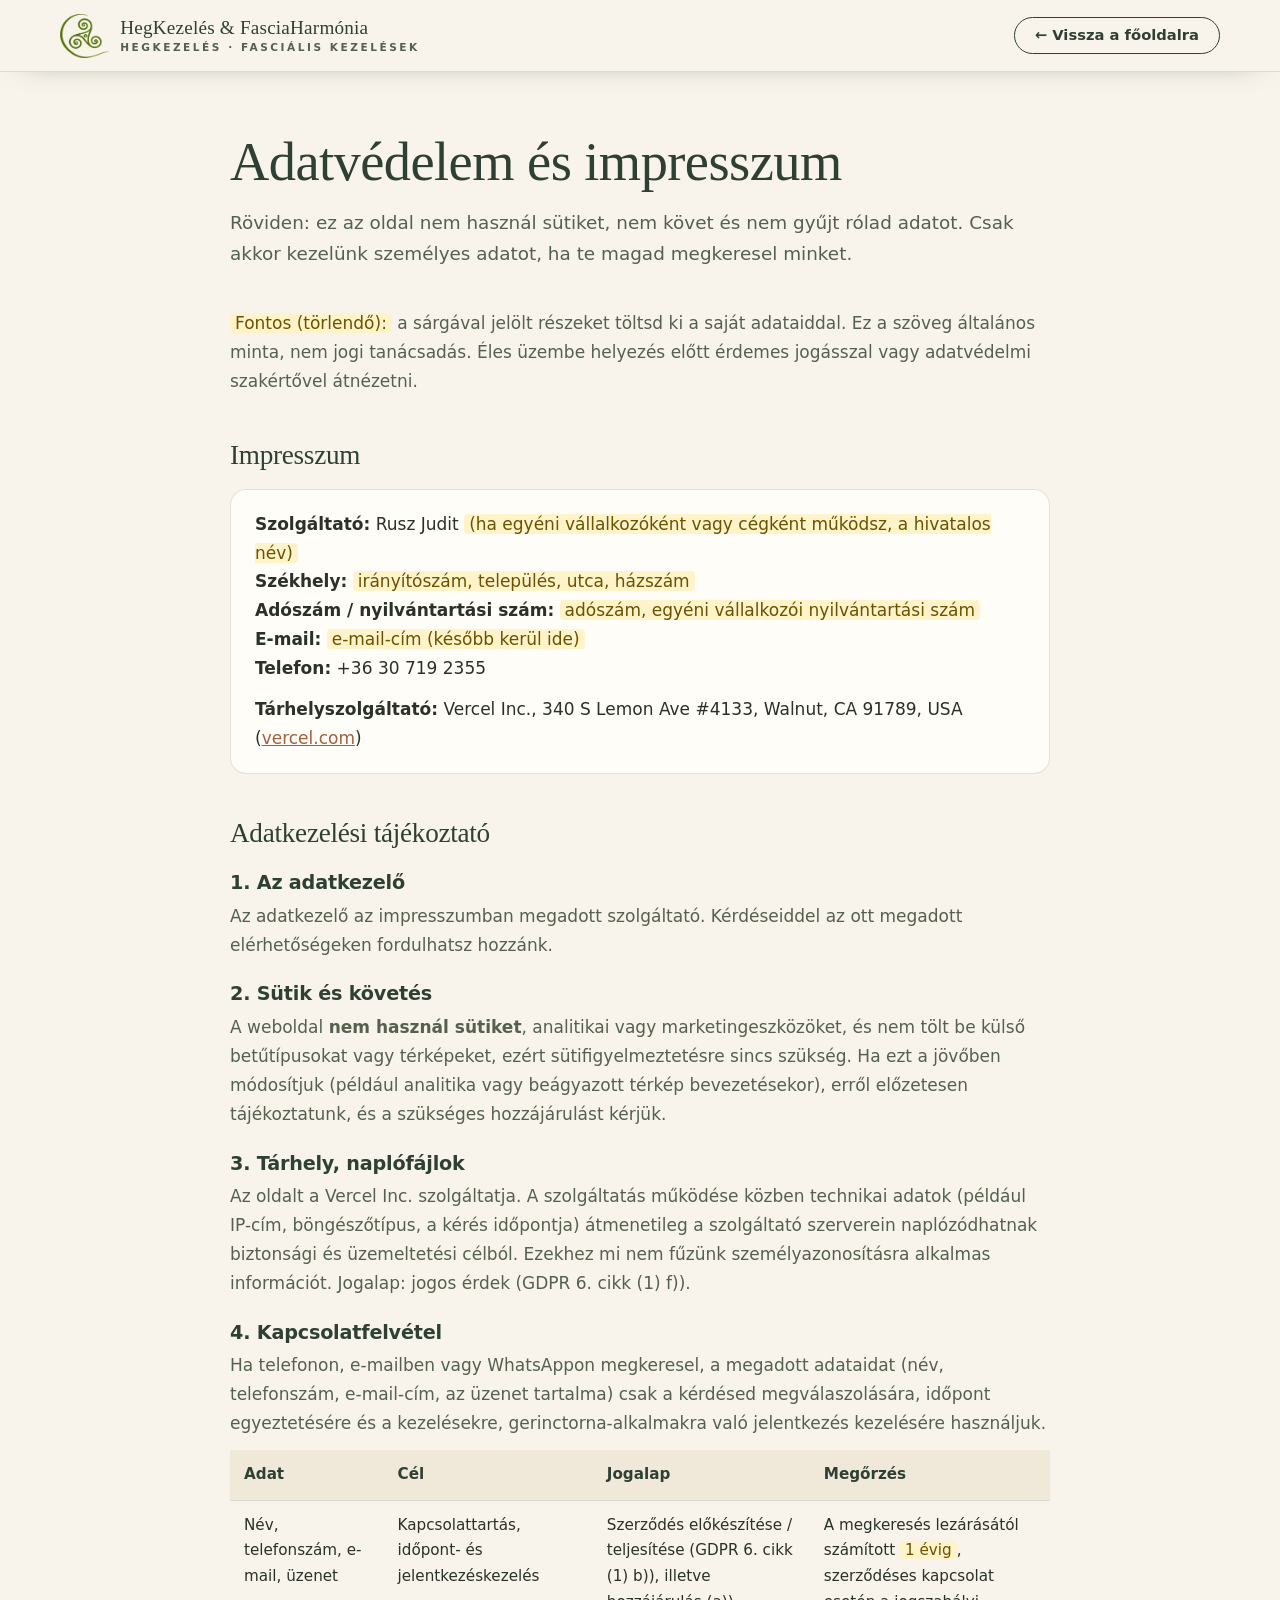
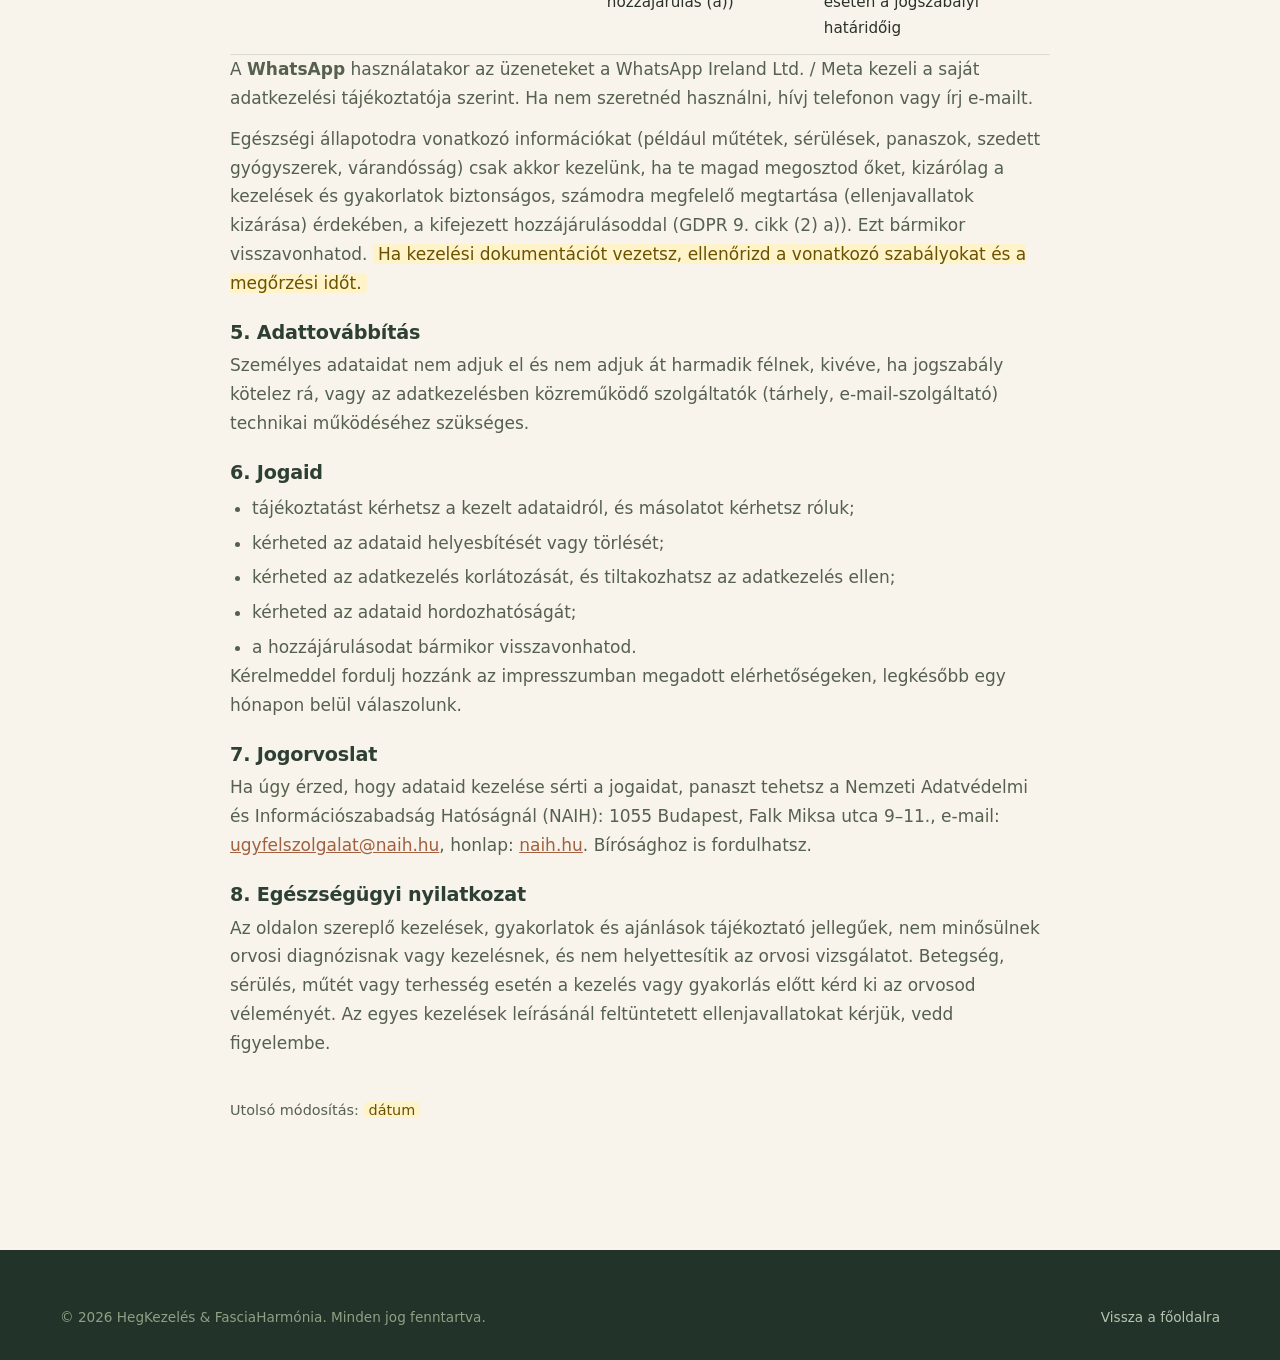
<file: adatvedelem.html>
<!doctype html>
<html lang="hu">
<head>
  <meta charset="utf-8">
  <meta name="viewport" content="width=device-width, initial-scale=1">
  <title>Adatvédelem és impresszum – HegKezelés &amp; FasciaHarmónia</title>
  <meta name="description" content="Adatkezelési tájékoztató és impresszum.">
  <meta name="robots" content="noindex, follow">
  <meta name="theme-color" content="#f8f4eb">
  <link rel="icon" href="favicon.png" type="image/png">
  <link rel="apple-touch-icon" href="apple-touch-icon.png">
  <link rel="stylesheet" href="css/style.css">
</head>
<body>
  <a class="skip-link" href="#tartalom">Ugrás a tartalomhoz</a>

  <header class="site-header is-scrolled">
    <div class="container header-inner">
      <a class="brand" href="index.html" aria-label="HegKezelés &amp; FasciaHarmónia – kezdőlap">
        <img class="brand-logo" src="assets/img/logo.png" alt="" width="472" height="422">
        <span class="brand-text"><span class="brand-name">HegKezelés &amp; FasciaHarmónia</span><span class="brand-sub">Hegkezelés · Fasciális kezelések</span></span>
      </a>
      <a class="btn btn--ghost btn--sm" href="index.html">← Vissza a főoldalra</a>
    </div>
  </header>

  <main id="tartalom" class="legal section">
    <div class="container">
      <h1>Adatvédelem és impresszum</h1>
      <p class="lead">Röviden: ez az oldal nem használ sütiket, nem követ és nem gyűjt rólad adatot. Csak akkor kezelünk személyes adatot, ha te magad megkeresel minket.</p>

      <p><span class="todo">Fontos (törlendő):</span> a sárgával jelölt részeket töltsd ki a saját adataiddal. Ez a szöveg általános minta, nem jogi tanácsadás. Éles üzembe helyezés előtt érdemes jogásszal vagy adatvédelmi szakértővel átnézetni.</p>

      <h2>Impresszum</h2>
      <div class="box">
        <p><strong>Szolgáltató:</strong> Rusz Judit <span class="todo">(ha egyéni vállalkozóként vagy cégként működsz, a hivatalos név)</span><br>
        <strong>Székhely:</strong> <span class="todo">irányítószám, település, utca, házszám</span><br>
        <strong>Adószám / nyilvántartási szám:</strong> <span class="todo">adószám, egyéni vállalkozói nyilvántartási szám</span><br>
        <strong>E-mail:</strong> <span class="todo">e-mail-cím (később kerül ide)</span><br>
        <strong>Telefon:</strong> +36 30 719 2355</p>
        <p style="margin-top:12px"><strong>Tárhelyszolgáltató:</strong> Vercel Inc., 340 S Lemon Ave #4133, Walnut, CA 91789, USA (<a href="https://vercel.com" target="_blank" rel="noopener">vercel.com</a>)</p>
      </div>

      <h2>Adatkezelési tájékoztató</h2>

      <h3>1. Az adatkezelő</h3>
      <p>Az adatkezelő az impresszumban megadott szolgáltató. Kérdéseiddel az ott megadott elérhetőségeken fordulhatsz hozzánk.</p>

      <h3>2. Sütik és követés</h3>
      <p>A weboldal <strong>nem használ sütiket</strong>, analitikai vagy marketingeszközöket, és nem tölt be külső betűtípusokat vagy térképeket, ezért sütifigyelmeztetésre sincs szükség. Ha ezt a jövőben módosítjuk (például analitika vagy beágyazott térkép bevezetésekor), erről előzetesen tájékoztatunk, és a szükséges hozzájárulást kérjük.</p>

      <h3>3. Tárhely, naplófájlok</h3>
      <p>Az oldalt a Vercel Inc. szolgáltatja. A szolgáltatás működése közben technikai adatok (például IP-cím, böngészőtípus, a kérés időpontja) átmenetileg a szolgáltató szerverein naplózódhatnak biztonsági és üzemeltetési célból. Ezekhez mi nem fűzünk személyazonosításra alkalmas információt. Jogalap: jogos érdek (GDPR 6. cikk (1) f)).</p>

      <h3>4. Kapcsolatfelvétel</h3>
      <p>Ha telefonon, e-mailben vagy WhatsAppon megkeresel, a megadott adataidat (név, telefonszám, e-mail-cím, az üzenet tartalma) csak a kérdésed megválaszolására, időpont egyeztetésére és a kezelésekre, gerinctorna-alkalmakra való jelentkezés kezelésére használjuk.</p>
      <table>
        <thead><tr><th>Adat</th><th>Cél</th><th>Jogalap</th><th>Megőrzés</th></tr></thead>
        <tbody>
          <tr><td>Név, telefonszám, e-mail, üzenet</td><td>Kapcsolattartás, időpont- és jelentkezéskezelés</td><td>Szerződés előkészítése / teljesítése (GDPR 6. cikk (1) b)), illetve hozzájárulás (a))</td><td>A megkeresés lezárásától számított <span class="todo">1 évig</span>, szerződéses kapcsolat esetén a jogszabályi határidőig</td></tr>
        </tbody>
      </table>
      <p>A <strong>WhatsApp</strong> használatakor az üzeneteket a WhatsApp Ireland Ltd. / Meta kezeli a saját adatkezelési tájékoztatója szerint. Ha nem szeretnéd használni, hívj telefonon vagy írj e-mailt.</p>
      <p>Egészségi állapotodra vonatkozó információkat (például műtétek, sérülések, panaszok, szedett gyógyszerek, várandósság) csak akkor kezelünk, ha te magad megosztod őket, kizárólag a kezelések és gyakorlatok biztonságos, számodra megfelelő megtartása (ellenjavallatok kizárása) érdekében, a kifejezett hozzájárulásoddal (GDPR 9. cikk (2) a)). Ezt bármikor visszavonhatod. <span class="todo">Ha kezelési dokumentációt vezetsz, ellenőrizd a vonatkozó szabályokat és a megőrzési időt.</span></p>

      <h3>5. Adattovábbítás</h3>
      <p>Személyes adataidat nem adjuk el és nem adjuk át harmadik félnek, kivéve, ha jogszabály kötelez rá, vagy az adatkezelésben közreműködő szolgáltatók (tárhely, e-mail-szolgáltató) technikai működéséhez szükséges.</p>

      <h3>6. Jogaid</h3>
      <ul>
        <li>tájékoztatást kérhetsz a kezelt adataidról, és másolatot kérhetsz róluk;</li>
        <li>kérheted az adataid helyesbítését vagy törlését;</li>
        <li>kérheted az adatkezelés korlátozását, és tiltakozhatsz az adatkezelés ellen;</li>
        <li>kérheted az adataid hordozhatóságát;</li>
        <li>a hozzájárulásodat bármikor visszavonhatod.</li>
      </ul>
      <p>Kérelmeddel fordulj hozzánk az impresszumban megadott elérhetőségeken, legkésőbb egy hónapon belül válaszolunk.</p>

      <h3>7. Jogorvoslat</h3>
      <p>Ha úgy érzed, hogy adataid kezelése sérti a jogaidat, panaszt tehetsz a Nemzeti Adatvédelmi és Információszabadság Hatóságnál (NAIH): 1055 Budapest, Falk Miksa utca 9–11., e-mail: <a href="mailto:ugyfelszolgalat@naih.hu">ugyfelszolgalat@naih.hu</a>, honlap: <a href="https://naih.hu" target="_blank" rel="noopener">naih.hu</a>. Bírósághoz is fordulhatsz.</p>

      <h3>8. Egészségügyi nyilatkozat</h3>
      <p>Az oldalon szereplő kezelések, gyakorlatok és ajánlások tájékoztató jellegűek, nem minősülnek orvosi diagnózisnak vagy kezelésnek, és nem helyettesítik az orvosi vizsgálatot. Betegség, sérülés, műtét vagy terhesség esetén a kezelés vagy gyakorlás előtt kérd ki az orvosod véleményét. Az egyes kezelések leírásánál feltüntetett ellenjavallatokat kérjük, vedd figyelembe.</p>

      <p style="margin-top:40px; font-size:.9rem;">Utolsó módosítás: <span class="todo">dátum</span></p>
    </div>
  </main>

  <footer class="site-footer">
    <div class="container">
      <div class="footer-bottom" style="margin-top:0;border-top:0;padding-top:0;">
        <span>© <span id="year">2026</span> HegKezelés &amp; FasciaHarmónia. Minden jog fenntartva.</span>
        <a href="index.html">Vissza a főoldalra</a>
      </div>
    </div>
  </footer>
  <script>document.getElementById('year').textContent = new Date().getFullYear();</script>
</body>
</html>
</file>
<file: css/style.css>
/* ==========================================================================
   HegKezelés & FasciaHarmónia – stíluslap
   Természetes, visszafogott színek; rendszerbetűk (nincs külső letöltés → GDPR-barát)
   ========================================================================== */

:root {
  --bg: #f8f4eb;
  --bg-2: #f0e9da;
  --card: #fffdf8;
  --ink: #2a3128;
  --ink-2: #55604f;
  --sage: #7e9170;
  --sage-l: #dfe6d6;
  --sage-d: #4f6446;
  --forest: #2e4033;
  --clay: #c07a57;
  --clay-d: #a1603f;
  --sand: #e9dfca;
  --line: rgba(46, 64, 51, 0.14);
  --radius: 22px;
  --shadow: 0 22px 44px -26px rgba(46, 64, 51, 0.45);
  --serif: "Iowan Old Style", "Palatino Linotype", Palatino, "Book Antiqua", Georgia, serif;
  --sans: system-ui, -apple-system, "Segoe UI", Roboto, "Helvetica Neue", Arial, sans-serif;
  --header-h: 72px;
}

*,
*::before,
*::after { box-sizing: border-box; }

html {
  scroll-behavior: smooth;
  scroll-padding-top: calc(var(--header-h) + 12px);
  -webkit-text-size-adjust: 100%;
}

body {
  margin: 0;
  background: var(--bg);
  color: var(--ink);
  font: 400 1.0625rem/1.7 var(--sans);
  -webkit-font-smoothing: antialiased;
  text-rendering: optimizeLegibility;
}

body.no-scroll { overflow: hidden; }

img, svg { display: block; max-width: 100%; }
a { color: inherit; }
ul { margin: 0; padding: 0; list-style: none; }
h1, h2, h3, h4, p { margin: 0; }

h1, h2, h3 {
  font-family: var(--serif);
  font-weight: 400;
  line-height: 1.12;
  letter-spacing: -0.01em;
  color: var(--forest);
}

:focus-visible {
  outline: 3px solid var(--clay);
  outline-offset: 3px;
  border-radius: 6px;
}

.skip-link {
  position: absolute;
  left: 12px;
  top: -60px;
  z-index: 100;
  background: var(--forest);
  color: #fff;
  padding: 10px 16px;
  border-radius: 10px;
  transition: top 0.2s;
}
.skip-link:focus { top: 12px; }

.container {
  width: min(1160px, 100% - 40px);
  margin-inline: auto;
}

.section { padding-block: clamp(72px, 10vw, 128px); }
.section--tint { background: var(--bg-2); }

.eyebrow {
  display: inline-block;
  font: 600 0.78rem/1 var(--sans);
  letter-spacing: 0.18em;
  text-transform: uppercase;
  color: var(--clay-d);
  margin-bottom: 16px;
}

.section-head { max-width: 680px; margin-bottom: clamp(36px, 5vw, 60px); }
.section-head h2 { font-size: clamp(2rem, 4.2vw, 3.2rem); }
.section-head p { margin-top: 18px; color: var(--ink-2); font-size: 1.125rem; }
.section-head--center { text-align: center; margin-inline: auto; }

/* ---------- Gombok ---------- */
.btn {
  display: inline-flex;
  align-items: center;
  justify-content: center;
  gap: 10px;
  padding: 14px 26px;
  border-radius: 999px;
  border: 1.5px solid var(--forest);
  background: var(--forest);
  color: #fff;
  font: 600 0.98rem/1 var(--sans);
  text-decoration: none;
  cursor: pointer;
  transition: transform 0.2s, background 0.2s, color 0.2s, border-color 0.2s, box-shadow 0.2s;
}
.btn:hover { transform: translateY(-2px); background: var(--sage-d); border-color: var(--sage-d); box-shadow: 0 12px 24px -14px var(--forest); }
.btn--clay { background: var(--clay); border-color: var(--clay); }
.btn--clay:hover { background: var(--clay-d); border-color: var(--clay-d); }
.btn--ghost { background: transparent; color: var(--forest); }
.btn--ghost:hover { background: var(--forest); color: #fff; }
.btn--sm { padding: 10px 20px; font-size: 0.92rem; }
.btn svg { width: 18px; height: 18px; flex: none; }

/* ---------- Fejléc ---------- */
.site-header {
  position: fixed;
  inset: 0 0 auto 0;
  z-index: 50;
  height: var(--header-h);
  background: rgba(248, 244, 235, 0.86);
  -webkit-backdrop-filter: blur(14px) saturate(1.2);
  backdrop-filter: blur(14px) saturate(1.2);
  border-bottom: 1px solid transparent;
  transition: border-color 0.3s, box-shadow 0.3s, background 0.3s;
}
.site-header.is-scrolled {
  border-color: var(--line);
  background: rgba(248, 244, 235, 0.94);
  box-shadow: 0 10px 30px -24px rgba(46, 64, 51, 0.6);
}
.header-inner {
  height: 100%;
  display: flex;
  align-items: center;
  justify-content: space-between;
  gap: 24px;
}

.brand {
  display: inline-flex;
  align-items: center;
  gap: 11px;
  text-decoration: none;
  color: var(--forest);
}
.brand svg { width: 34px; height: 34px; color: var(--sage-d); }
.brand-text { display: flex; flex-direction: column; line-height: 1.05; }
.brand-name { font: 400 1.4rem/1 var(--serif); letter-spacing: 0.01em; }
.brand-sub { font: 600 0.66rem/1 var(--sans); letter-spacing: 0.24em; text-transform: uppercase; color: var(--ink-2); margin-top: 5px; }

.nav { display: flex; align-items: center; gap: 6px; }
.nav a:not(.btn) {
  position: relative;
  padding: 10px 14px;
  font: 500 0.95rem/1 var(--sans);
  color: var(--ink);
  text-decoration: none;
  border-radius: 999px;
  transition: color 0.2s, background 0.2s;
}
.nav a:not(.btn):hover { background: rgba(126, 145, 112, 0.16); }
.nav a.is-active:not(.btn) { color: var(--sage-d); background: rgba(126, 145, 112, 0.18); }
.nav .btn { margin-left: 8px; }

.nav-toggle {
  display: none;
  width: 46px;
  height: 46px;
  border: 0;
  border-radius: 50%;
  background: transparent;
  cursor: pointer;
  color: var(--forest);
  position: relative;
}
.nav-toggle span,
.nav-toggle span::before,
.nav-toggle span::after {
  content: "";
  position: absolute;
  left: 13px;
  width: 20px;
  height: 2px;
  background: currentColor;
  border-radius: 2px;
  transition: transform 0.25s, opacity 0.2s, top 0.25s;
}
.nav-toggle span { top: 22px; }
.nav-toggle span::before { top: -6px; left: 0; }
.nav-toggle span::after { top: 6px; left: 0; }
.nav-toggle[aria-expanded="true"] span { background: transparent; }
.nav-toggle[aria-expanded="true"] span::before { top: 0; transform: rotate(45deg); }
.nav-toggle[aria-expanded="true"] span::after { top: 0; transform: rotate(-45deg); }

@media (max-width: 960px) {
  .nav-toggle { display: block; }
  .nav {
    position: fixed;
    inset: var(--header-h) 0 auto 0;
    flex-direction: column;
    align-items: stretch;
    gap: 2px;
    padding: 14px 20px 26px;
    background: var(--bg);
    border-bottom: 1px solid var(--line);
    box-shadow: 0 30px 40px -30px rgba(46, 64, 51, 0.5);
    transform: translateY(-12px);
    opacity: 0;
    visibility: hidden;
    transition: transform 0.25s, opacity 0.25s, visibility 0.25s;
  }
  .nav.is-open { transform: none; opacity: 1; visibility: visible; }
  .nav a:not(.btn) { padding: 15px 14px; font-size: 1.05rem; border-radius: 12px; }
  .nav .btn { margin: 12px 0 0; padding: 16px; }
}

/* ---------- Hős (hero) ---------- */
.hero {
  position: relative;
  isolation: isolate;
  min-height: min(100svh, 880px);
  display: flex;
  align-items: center;
  padding: calc(var(--header-h) + 40px) 0 64px;
  overflow: hidden;
}
.hero-media { position: absolute; inset: 0; z-index: -2; }
.hero-media img { width: 100%; height: 100%; object-fit: cover; object-position: 72% 30%; }
.hero::after {
  content: "";
  position: absolute;
  inset: 0;
  z-index: -1;
  background: linear-gradient(90deg, rgba(248, 244, 235, 0.95) 0%, rgba(248, 244, 235, 0.82) 30%, rgba(248, 244, 235, 0.1) 58%, rgba(248, 244, 235, 0) 70%);
}
.hero-copy { max-width: 560px; }
.hero h1 { font-size: clamp(2.6rem, 6.4vw, 4.9rem); margin-bottom: 22px; }
.hero h1 em { font-style: italic; color: var(--sage-d); }
.hero-lead { font-size: clamp(1.08rem, 1.6vw, 1.25rem); color: var(--ink-2); max-width: 480px; }
.hero-actions { display: flex; flex-wrap: wrap; gap: 12px; margin-top: 34px; }
.hero-facts { display: flex; flex-wrap: wrap; gap: 10px 26px; margin-top: 40px; font-size: 0.93rem; color: var(--forest); }
.hero-facts li { display: flex; align-items: center; gap: 9px; }
.hero-facts svg { width: 18px; height: 18px; color: var(--sage-d); flex: none; }

@media (max-width: 760px) {
  /* mobilon a fotó felül, a szöveg alatta, tiszta háttéren */
  .hero { display: block; min-height: 0; padding: var(--header-h) 0 44px; }
  .hero::after { display: none; }
  .hero-media { position: relative; inset: auto; height: min(98vw, 440px); }
  .hero-media::after { content: ""; position: absolute; inset: auto 0 0 0; height: 45%; background: linear-gradient(180deg, rgba(248, 244, 235, 0), var(--bg)); }
  .hero-media img { object-position: 56% 20%; }
  .hero .container { margin-top: -28px; position: relative; z-index: 1; }
  .hero h1 { font-size: clamp(2.3rem, 10.5vw, 3rem); }
  .hero-actions .btn { flex: 1 1 100%; }
}

/* ---------- Bevezető sáv ---------- */
.values { background: var(--forest); color: #eef0e6; padding-block: 34px; }
.values ul { display: grid; grid-template-columns: repeat(auto-fit, minmax(220px, 1fr)); gap: 22px 40px; }
.values li { display: flex; gap: 16px; align-items: center; }
.values svg { width: 34px; height: 34px; color: #b9c8a9; flex: none; }
.values strong { display: block; font: 400 1.18rem/1.2 var(--serif); color: #fff; }
.values span { font-size: 0.92rem; color: #c9d3bc; }

/* ---------- Rólam ---------- */
.about-grid { display: grid; grid-template-columns: minmax(0, 5fr) minmax(0, 6fr); gap: clamp(36px, 6vw, 90px); align-items: center; }
.about-photo { position: relative; }
.about-photo img {
  width: 100%;
  aspect-ratio: 4 / 4.6;
  object-fit: cover;
  object-position: 55% 30%;
  border-radius: 999px 999px var(--radius) var(--radius);
  box-shadow: var(--shadow);
}
.about-photo::before {
  content: "";
  position: absolute;
  inset: 22px -22px -22px 22px;
  border: 1.5px solid var(--sage);
  border-radius: 999px 999px var(--radius) var(--radius);
  z-index: -1;
  opacity: 0.55;
}
.about-copy h2 { font-size: clamp(2rem, 4vw, 3rem); margin-bottom: 22px; }
.about-copy p + p { margin-top: 16px; }
.about-copy p { color: var(--ink-2); }
.about-list { margin-top: 28px; display: grid; gap: 12px; }
.about-list li { display: flex; gap: 12px; align-items: flex-start; color: var(--ink); }
.about-list svg { width: 22px; height: 22px; color: var(--sage-d); flex: none; margin-top: 3px; }
.signature { margin-top: 30px; font: italic 1.5rem/1 var(--serif); color: var(--sage-d); }

@media (max-width: 820px) {
  .about-grid { grid-template-columns: 1fr; }
  .about-photo { max-width: 420px; margin-inline: auto; }
}

/* ---------- Szolgáltatások ---------- */
.cards { display: grid; grid-template-columns: repeat(auto-fit, minmax(290px, 1fr)); gap: 22px; }
.card {
  position: relative;
  background: var(--card);
  border: 1px solid var(--line);
  border-radius: var(--radius);
  padding: 34px 30px 30px;
  transition: transform 0.3s, box-shadow 0.3s, border-color 0.3s;
}
.card:hover { transform: translateY(-5px); box-shadow: var(--shadow); border-color: rgba(126, 145, 112, 0.5); }
.card-num { font: italic 400 2.4rem/1 var(--serif); color: var(--sage); opacity: 0.8; }
.card h3 { font-size: 1.5rem; margin: 14px 0 10px; }
.card p { color: var(--ink-2); font-size: 1rem; }
.card-meta { margin-top: 20px; padding-top: 16px; border-top: 1px dashed var(--line); font-size: 0.88rem; color: var(--sage-d); font-weight: 600; letter-spacing: 0.02em; }

/* ---------- Testtérkép ---------- */
.bodymap { position: relative; overflow: hidden; }
.bodymap::before,
.bodymap::after {
  content: "";
  position: absolute;
  border-radius: 50%;
  filter: blur(60px);
  opacity: 0.55;
  z-index: 0;
  pointer-events: none;
}
.bodymap::before { width: 420px; height: 420px; background: #dbe5cc; left: -140px; top: 40px; }
.bodymap::after { width: 380px; height: 380px; background: #f1d9c5; right: -120px; bottom: 20px; }
.bodymap .container { position: relative; z-index: 1; }

.bodymap-grid { display: grid; grid-template-columns: minmax(0, 6fr) minmax(0, 5fr); gap: clamp(30px, 5vw, 72px); align-items: center; }

.bodymap-stage { display: flex; flex-direction: column; align-items: center; gap: 18px; }
.view-toggle {
  display: inline-flex;
  padding: 5px;
  background: rgba(255, 253, 248, 0.85);
  border: 1px solid var(--line);
  border-radius: 999px;
}
.view-toggle button {
  border: 0;
  background: transparent;
  padding: 10px 22px;
  border-radius: 999px;
  font: 600 0.92rem/1 var(--sans);
  color: var(--ink-2);
  cursor: pointer;
  transition: background 0.2s, color 0.2s;
}
.view-toggle button[aria-pressed="true"] { background: var(--forest); color: #fff; }

.body-wrap {
  position: relative;
  width: min(100%, 320px);
  padding: 26px 22px 18px;
  border-radius: 160px 160px 40px 40px;
  background: radial-gradient(ellipse at 50% 38%, rgba(255, 253, 248, 0.95), rgba(255, 253, 248, 0.55) 70%);
  border: 1px solid var(--line);
  box-shadow: var(--shadow);
}
#body-svg { width: 100%; height: auto; overflow: visible; }
.body-view { transition: opacity 0.35s; }
.body-view[hidden] { display: none; }
.body-view.is-fading { opacity: 0; }

.body-line { fill: none; stroke: rgba(79, 100, 70, 0.28); stroke-width: 1.4; stroke-linecap: round; }
.body-dot { fill: rgba(79, 100, 70, 0.28); }
.limb { fill: none; stroke: url(#skin); stroke-linecap: round; stroke-linejoin: round; }
.torso { fill: url(#skin); stroke: url(#skin); stroke-width: 2; stroke-linejoin: round; }

.hs { cursor: pointer; outline: none; }
.hs-area {
  fill: rgba(126, 145, 112, 0.16);
  stroke: rgba(79, 100, 70, 0.55);
  stroke-width: 1.2;
  stroke-dasharray: 3 3;
  transition: fill 0.25s, stroke 0.25s;
}
.hs-dot { fill: var(--sage-d); transition: fill 0.25s; }
.hs-pulse {
  fill: none;
  stroke: var(--sage-d);
  stroke-width: 1.5;
  transform-box: fill-box;
  transform-origin: center;
  animation: pulse 2.6s ease-out infinite;
}
.hs-hit { fill: transparent; }
@keyframes pulse {
  0% { transform: scale(1); opacity: 0.8; }
  80%, 100% { transform: scale(4.2); opacity: 0; }
}
.hs:hover .hs-area,
.hs:focus-visible .hs-area,
.hs.is-active .hs-area { fill: rgba(192, 122, 87, 0.3); stroke: var(--clay-d); stroke-dasharray: none; }
.hs:hover .hs-dot,
.hs:focus-visible .hs-dot,
.hs.is-active .hs-dot { fill: var(--clay-d); }
.hs:focus-visible .hs-area { stroke-width: 2.4; }

.body-caption {
  min-height: 2.2em;
  font: italic 1.25rem/1.3 var(--serif);
  color: var(--forest);
  text-align: center;
}
.body-caption.is-hint { color: var(--ink-2); font-size: 1.1rem; }

.bodymap-side h3 { font-size: 1.7rem; margin-bottom: 18px; }
.chip-group + .chip-group { margin-top: 22px; }
.chip-group h4 { font: 600 0.76rem/1 var(--sans); letter-spacing: 0.16em; text-transform: uppercase; color: var(--ink-2); margin-bottom: 12px; }
.chips { display: flex; flex-wrap: wrap; gap: 9px; }
.chip {
  border: 1px solid var(--line);
  background: var(--card);
  color: var(--forest);
  padding: 10px 17px;
  border-radius: 999px;
  font: 500 0.95rem/1 var(--sans);
  cursor: pointer;
  transition: background 0.2s, color 0.2s, border-color 0.2s, transform 0.2s;
}
.chip:hover { background: var(--forest); color: #fff; border-color: var(--forest); transform: translateY(-2px); }
.map-note {
  margin-top: 30px;
  padding: 16px 18px;
  background: rgba(255, 253, 248, 0.8);
  border-left: 3px solid var(--clay);
  border-radius: 4px 14px 14px 4px;
  font-size: 0.9rem;
  color: var(--ink-2);
}

@media (max-width: 880px) {
  .bodymap-grid { grid-template-columns: 1fr; }
}

/* ---------- Felugró ablak ---------- */
.region-dialog {
  border: 0;
  padding: 0;
  width: min(880px, calc(100vw - 24px));
  max-height: calc(100dvh - 24px);
  border-radius: 26px;
  background: var(--card);
  color: var(--ink);
  box-shadow: 0 40px 90px -30px rgba(20, 30, 22, 0.7);
  overflow: hidden;
}
.region-dialog[open] { animation: dialog-in 0.35s cubic-bezier(0.2, 0.8, 0.2, 1); }
.region-dialog::backdrop { background: rgba(30, 42, 33, 0.55); -webkit-backdrop-filter: blur(5px); backdrop-filter: blur(5px); animation: fade-in 0.3s; }
@keyframes dialog-in { from { opacity: 0; transform: translateY(24px) scale(0.98); } to { opacity: 1; transform: none; } }
@keyframes fade-in { from { opacity: 0; } to { opacity: 1; } }

.rd-inner { max-height: calc(100dvh - 24px); overflow-y: auto; padding: clamp(26px, 4vw, 48px); overscroll-behavior: contain; }
.rd-close {
  position: sticky;
  top: 0;
  float: right;
  margin: -14px -14px 0 0;
  width: 44px;
  height: 44px;
  border: 1px solid var(--line);
  border-radius: 50%;
  background: var(--card);
  cursor: pointer;
  color: var(--forest);
  font-size: 1.6rem;
  line-height: 1;
  z-index: 2;
  transition: background 0.2s, color 0.2s;
}
.rd-close:hover { background: var(--forest); color: #fff; }
.rd-head { padding-right: 44px; }
.rd-head h3 { font-size: clamp(1.9rem, 4vw, 2.6rem); }
.rd-intro { margin-top: 14px; color: var(--ink-2); max-width: 62ch; }

.rd-block { margin-top: 28px; }
.rd-block h4 {
  display: flex;
  align-items: center;
  gap: 10px;
  font: 600 0.78rem/1 var(--sans);
  letter-spacing: 0.16em;
  text-transform: uppercase;
  color: var(--clay-d);
  margin-bottom: 14px;
}
.rd-block h4::after { content: ""; flex: 1; height: 1px; background: var(--line); }
.tags { display: flex; flex-wrap: wrap; gap: 8px; }
.tags li { padding: 7px 14px; background: var(--sage-l); color: var(--sage-d); border-radius: 999px; font-size: 0.9rem; font-weight: 500; }

.rd-cols { display: grid; grid-template-columns: 1.35fr 1fr; gap: 28px 40px; }
.rd-cols .rd-block { margin-top: 28px; }
.rd-list { display: grid; gap: 14px; }
.rd-list li { padding-left: 18px; position: relative; }
.rd-list li::before { content: ""; position: absolute; left: 0; top: 0.72em; width: 7px; height: 7px; border-radius: 50%; background: var(--sage); }
.rd-list strong { color: var(--forest); font-weight: 600; }
.rd-list em { font-family: var(--serif); color: var(--clay-d); margin-left: 4px; }
.rd-list span { display: block; font-size: 0.94rem; color: var(--ink-2); line-height: 1.55; margin-top: 2px; }

.rd-warn {
  margin-top: 30px;
  padding: 16px 18px;
  background: #fbefe6;
  border: 1px solid #efd3bd;
  border-radius: 14px;
  font-size: 0.93rem;
  color: #6b4631;
  display: flex;
  gap: 12px;
}
.rd-warn svg { width: 22px; height: 22px; flex: none; color: var(--clay-d); margin-top: 2px; }
.rd-cta { display: flex; flex-wrap: wrap; gap: 12px; margin-top: 28px; }
.rd-foot { margin-top: 18px; font-size: 0.8rem; color: var(--ink-2); }

@media (max-width: 720px) {
  .rd-cols { grid-template-columns: 1fr; gap: 0; }
  .rd-cta .btn { flex: 1 1 100%; }
}

/* ---------- Árak ---------- */
.price-grid { display: grid; grid-template-columns: repeat(auto-fit, minmax(270px, 1fr)); gap: 22px; align-items: stretch; }
.price-card {
  position: relative;
  display: flex;
  flex-direction: column;
  background: var(--card);
  border: 1px solid var(--line);
  border-radius: var(--radius);
  padding: 36px 32px 32px;
}
.price-card h3 { font-size: 1.45rem; }
.price-card .price { margin: 18px 0 4px; font: 400 3rem/1 var(--serif); color: var(--forest); }
.price-card .price small { font: 500 1rem var(--sans); color: var(--ink-2); margin-left: 4px; }
.price-card .per { font-size: 0.92rem; color: var(--sage-d); font-weight: 600; min-height: 1.4em; }
.price-card ul { margin: 22px 0 0; padding-top: 20px; border-top: 1px dashed var(--line); display: grid; gap: 10px; font-size: 0.97rem; color: var(--ink-2); }
.price-card li { display: flex; gap: 10px; }
.price-card li svg { width: 18px; height: 18px; color: var(--sage-d); flex: none; margin-top: 4px; }
.price-card--featured { background: var(--forest); border-color: var(--forest); color: #e6ecdc; transform: translateY(-10px); box-shadow: var(--shadow); }
.price-card--featured h3,
.price-card--featured .price { color: #fff; }
.price-card--featured .price small,
.price-card--featured ul { color: #c9d3bc; border-color: rgba(255, 255, 255, 0.2); }
.price-card--featured .per,
.price-card--featured li svg { color: #cfe0bd; }
.ribbon {
  position: absolute;
  top: -13px;
  left: 32px;
  background: var(--clay);
  color: #fff;
  font: 600 0.72rem/1 var(--sans);
  letter-spacing: 0.14em;
  text-transform: uppercase;
  padding: 8px 14px;
  border-radius: 999px;
}

.extras { margin-top: 56px; display: grid; grid-template-columns: 1fr 1fr; gap: 0 56px; }
.extras h3 { grid-column: 1 / -1; font-size: 1.7rem; margin-bottom: 14px; }
.extras li { display: flex; align-items: baseline; gap: 12px; padding: 15px 0; border-bottom: 1px solid var(--line); }
.extras li span:first-child { flex: 0 1 auto; }
.extras li i { flex: 1; border-bottom: 1.5px dotted rgba(46, 64, 51, 0.3); transform: translateY(-4px); min-width: 20px; }
.extras li b { font: 400 1.25rem/1 var(--serif); color: var(--forest); white-space: nowrap; }
.extras li small { display: block; color: var(--ink-2); font-size: 0.85rem; }
.price-note { margin-top: 26px; font-size: 0.92rem; color: var(--ink-2); }

@media (max-width: 760px) {
  .extras { grid-template-columns: 1fr; }
  .price-card--featured { transform: none; }
}

/* ---------- Órarend ---------- */
.schedule { background: var(--card); border: 1px solid var(--line); border-radius: var(--radius); overflow: hidden; }
.schedule-row { display: grid; grid-template-columns: 150px 170px 1fr auto; gap: 18px; align-items: center; padding: 22px 30px; border-bottom: 1px solid var(--line); transition: background 0.2s; }
.schedule-row:last-child { border-bottom: 0; }
.schedule-row:hover { background: rgba(223, 230, 214, 0.35); }
.schedule-day { font: 400 1.35rem/1 var(--serif); color: var(--forest); }
.schedule-time { font-weight: 600; color: var(--sage-d); font-variant-numeric: tabular-nums; }
.schedule-name strong { display: block; font-weight: 600; color: var(--ink); }
.schedule-name span { font-size: 0.92rem; color: var(--ink-2); }
.badge { padding: 6px 13px; border-radius: 999px; background: var(--sage-l); color: var(--sage-d); font-size: 0.8rem; font-weight: 600; white-space: nowrap; }
.badge--clay { background: #f6e3d6; color: var(--clay-d); }
.place { margin-top: 24px; display: flex; gap: 12px; align-items: flex-start; color: var(--ink-2); font-size: 0.97rem; }
.place svg { width: 22px; height: 22px; color: var(--clay-d); flex: none; margin-top: 3px; }

@media (max-width: 760px) {
  .schedule-row { grid-template-columns: 1fr auto; padding: 20px; gap: 6px 14px; }
  .schedule-day { grid-column: 1; }
  .schedule-time { grid-column: 2; grid-row: 1; text-align: right; }
  .schedule-name { grid-column: 1 / -1; }
  .schedule-row .badge { grid-column: 1 / -1; justify-self: start; margin-top: 6px; }
}

/* ---------- GYIK ---------- */
.faq { max-width: 820px; margin-inline: auto; display: grid; gap: 12px; }
.faq details { background: var(--card); border: 1px solid var(--line); border-radius: 18px; transition: border-color 0.2s, box-shadow 0.2s; }
.faq details[open] { border-color: rgba(126, 145, 112, 0.6); box-shadow: var(--shadow); }
.faq summary {
  list-style: none;
  cursor: pointer;
  padding: 20px 26px;
  font: 400 1.2rem/1.35 var(--serif);
  color: var(--forest);
  display: flex;
  justify-content: space-between;
  align-items: center;
  gap: 16px;
}
.faq summary::-webkit-details-marker { display: none; }
.faq summary::after { content: "+"; font: 300 1.7rem/1 var(--sans); color: var(--clay-d); transition: transform 0.25s; flex: none; }
.faq details[open] summary::after { transform: rotate(45deg); }
.faq details p { padding: 0 26px 24px; color: var(--ink-2); }

/* ---------- Kapcsolat ---------- */
.contact { position: relative; isolation: isolate; padding-block: clamp(72px, 10vw, 128px); }
.contact-bg { position: absolute; inset: 0; z-index: -2; }
.contact-bg img { width: 100%; height: 100%; object-fit: cover; object-position: 70% 30%; }
.contact::after { content: ""; position: absolute; inset: 0; z-index: -1; background: linear-gradient(90deg, rgba(36, 52, 40, 0.88), rgba(36, 52, 40, 0.55) 55%, rgba(36, 52, 40, 0.1)); }
.contact-card { max-width: 560px; color: #eef0e6; }
.contact-card .eyebrow { color: #e7b99f; }
.contact-card h2 { color: #fff; font-size: clamp(2.1rem, 4.4vw, 3.3rem); }
.contact-card > p { margin-top: 18px; color: #d4dcc8; font-size: 1.1rem; }
.contact-list { margin-top: 32px; display: grid; gap: 12px; }
.contact-item {
  display: flex;
  align-items: center;
  gap: 16px;
  padding: 16px 20px;
  background: rgba(255, 253, 248, 0.96);
  color: var(--ink);
  border-radius: 18px;
  text-decoration: none;
  transition: transform 0.2s, box-shadow 0.2s;
}
.contact-item:hover { transform: translateX(6px); box-shadow: 0 18px 30px -20px #000; }
.contact-item .ico { width: 46px; height: 46px; border-radius: 50%; background: var(--sage-l); color: var(--sage-d); display: grid; place-items: center; flex: none; }
.contact-item .ico svg { width: 22px; height: 22px; }
.contact-item.wa .ico { background: #d9f1de; color: #1c7a3a; }
.contact-item small { display: block; font-size: 0.78rem; letter-spacing: 0.1em; text-transform: uppercase; color: var(--ink-2); line-height: 1.2; }
.contact-item strong { font-weight: 600; font-size: 1.08rem; line-height: 1.3; overflow-wrap: anywhere; }
.contact-meta { margin-top: 28px; display: grid; gap: 6px; font-size: 0.95rem; color: #cdd7c0; }

@media (max-width: 760px) {
  .contact::after { background: linear-gradient(180deg, rgba(36, 52, 40, 0.7), rgba(36, 52, 40, 0.9)); }
}

/* ---------- Lábléc ---------- */
.site-footer { background: #22332a; color: #b9c5ae; padding: 56px 0 30px; font-size: 0.95rem; }
.footer-grid { display: grid; grid-template-columns: 1.4fr 1fr 1fr; gap: 40px; }
.site-footer .brand { color: #fff; }
.site-footer .brand svg { color: #b9c8a9; }
.site-footer .brand-sub { color: #9db08f; }
.footer-about { margin-top: 16px; max-width: 34ch; }
.site-footer h4 { font: 600 0.75rem/1 var(--sans); letter-spacing: 0.18em; text-transform: uppercase; color: #fff; margin-bottom: 16px; }
.site-footer li + li { margin-top: 9px; }
.site-footer a { text-decoration: none; color: #b9c5ae; transition: color 0.2s; }
.site-footer a:hover { color: #fff; text-decoration: underline; }
.footer-bottom { margin-top: 44px; padding-top: 22px; border-top: 1px solid rgba(255, 255, 255, 0.12); display: flex; flex-wrap: wrap; gap: 10px 24px; justify-content: space-between; font-size: 0.85rem; color: #8ea184; }

@media (max-width: 760px) {
  .footer-grid { grid-template-columns: 1fr; gap: 30px; }
}

/* ---------- Jogi oldal (adatvédelem) ---------- */
.legal { padding-top: calc(var(--header-h) + 60px); }
.legal .container { max-width: 820px; }
.legal h1 { font-size: clamp(2.2rem, 5vw, 3.4rem); margin-bottom: 14px; }
.legal .lead { color: var(--ink-2); font-size: 1.15rem; margin-bottom: 40px; }
.legal h2 { font-size: 1.7rem; margin: 44px 0 14px; }
.legal h3 { font-size: 1.2rem; margin: 24px 0 8px; font-family: var(--sans); font-weight: 600; }
.legal p, .legal li { color: var(--ink-2); }
.legal p + p { margin-top: 12px; }
.legal ul { list-style: disc; padding-left: 1.3em; display: grid; gap: 6px; margin-top: 10px; }
.legal a { color: var(--clay-d); }
.legal .box { margin-top: 18px; padding: 20px 24px; background: var(--card); border: 1px solid var(--line); border-radius: 16px; }
.legal .box p { color: var(--ink); }
.legal .todo { background: #fff3c9; padding: 0 5px; border-radius: 4px; color: #6b5200; }
.legal table { width: 100%; border-collapse: collapse; margin-top: 12px; font-size: 0.95rem; }
.legal th, .legal td { text-align: left; padding: 12px 14px; border-bottom: 1px solid var(--line); vertical-align: top; }
.legal th { font-weight: 600; color: var(--forest); background: var(--bg-2); }

/* ---------- Megjelenési animáció ---------- */
.js .reveal { opacity: 0; transform: translateY(22px); transition: opacity 0.8s ease, transform 0.8s cubic-bezier(0.2, 0.7, 0.2, 1); transition-delay: var(--d, 0s); }
.js .reveal.is-in { opacity: 1; transform: none; }

@media (prefers-reduced-motion: reduce) {
  html { scroll-behavior: auto; }
  *, *::before, *::after { animation-duration: 0.01ms !important; animation-iteration-count: 1 !important; transition-duration: 0.01ms !important; }
  .js .reveal { opacity: 1; transform: none; }
  .hs-pulse { display: none; }
}

/* ==========================================================================
   Kezelések, árlista, kezelés-ablak (2. verzió)
   ========================================================================== */

/* ---------- Rólam kiegészítés ---------- */
.about-copy .closing { margin-top: 26px; font: italic 1.3rem/1.5 var(--serif); color: var(--sage-d); }
.about-photo img { object-position: 50% 22%; }

/* ---------- Kezelés-kártyák ---------- */
.cards--services { grid-template-columns: repeat(3, minmax(0, 1fr)); }
.cards--services .card { display: flex; flex-direction: column; }
.cards--services .card h3 { font-size: 1.45rem; }
.cards--services .card-meta { margin-top: auto; }
.card--wide { grid-column: 1 / -1; flex-direction: row !important; gap: 28px; align-items: flex-start; }
.card--wide .card-meta { margin-top: 20px; }
.card-link {
  margin-top: 16px;
  align-self: flex-start;
  display: inline-flex;
  align-items: center;
  gap: 8px;
  padding: 0;
  border: 0;
  background: none;
  color: var(--clay-d);
  font: 600 0.95rem/1 var(--sans);
  cursor: pointer;
}
.card-link svg { width: 18px; height: 18px; transition: transform 0.2s; }
.card:hover .card-link svg { transform: translateX(5px); }
/* a teljes kártya kattintható */
.card-link::after { content: ""; position: absolute; inset: 0; border-radius: var(--radius); }
.card-link:focus-visible { outline: none; }
.card-link:focus-visible::after { outline: 3px solid var(--clay); outline-offset: 3px; }

@media (max-width: 960px) { .cards--services { grid-template-columns: repeat(2, minmax(0, 1fr)); } }
@media (max-width: 640px) {
  .cards--services { grid-template-columns: 1fr; }
  .card--wide { flex-direction: column !important; gap: 8px; }
}

/* ---------- Árlista ---------- */
.price-columns { display: grid; grid-template-columns: 1.35fr 1fr; gap: 26px; align-items: start; }
.price-block { background: var(--card); border: 1px solid var(--line); border-radius: var(--radius); padding: 34px 34px 26px; }
.price-block h3 { font-size: 1.6rem; margin-bottom: 8px; }
.price-block--featured { background: var(--forest); border-color: var(--forest); color: #e6ecdc; box-shadow: var(--shadow); }
.price-block--featured h3 { color: #fff; }
.price-list li { display: flex; align-items: baseline; gap: 12px; padding: 16px 0; border-bottom: 1px solid var(--line); }
.price-list li:last-child { border-bottom: 0; }
.price-list span { flex: 0 1 auto; }
.price-list strong { display: block; font-weight: 600; color: var(--ink); line-height: 1.35; }
.price-list small { display: block; color: var(--ink-2); font-size: 0.86rem; margin-top: 2px; }
.price-list i { flex: 1; border-bottom: 1.5px dotted rgba(46, 64, 51, 0.3); transform: translateY(-4px); min-width: 16px; }
.price-list b { font: 400 1.3rem/1 var(--serif); color: var(--forest); white-space: nowrap; }
.price-block--featured .price-list li { border-color: rgba(255, 255, 255, 0.18); }
.price-block--featured .price-list strong,
.price-block--featured .price-list b { color: #fff; }
.price-block--featured .price-list small { color: #c9d3bc; }
.price-block--featured .price-list i { border-color: rgba(255, 255, 255, 0.35); }
.price-aside { margin-top: 12px; padding-top: 18px; border-top: 1px dashed rgba(255, 255, 255, 0.25); font-size: 0.93rem; color: #c9d3bc; }
@media (max-width: 860px) { .price-columns { grid-template-columns: 1fr; } .price-block { padding: 28px 22px 20px; } }

/* ---------- Kezelés-ablak ---------- */
.rd-tagline { margin-top: 8px; font: italic 1.2rem/1.4 var(--serif); color: var(--sage-d); }
.rd-text { margin-top: 18px; max-width: 64ch; color: var(--ink-2); }
.rd-text p + p { margin-top: 12px; }
.rd-checks { display: grid; gap: 11px; }
.rd-checks li { position: relative; padding-left: 30px; }
.rd-checks li::before {
  content: "";
  position: absolute;
  left: 0;
  top: 0.35em;
  width: 18px;
  height: 18px;
  border-radius: 50%;
  background: var(--sage-l) url("data:image/svg+xml,%3Csvg xmlns='http://www.w3.org/2000/svg' viewBox='0 0 24 24' fill='none' stroke='%234f6446' stroke-width='3.2' stroke-linecap='round' stroke-linejoin='round'%3E%3Cpath d='m6 12.500 4 4 8-9'/%3E%3C/svg%3E") center / 12px no-repeat;
}
.rd-checks strong { color: var(--forest); font-weight: 600; }
.rd-list--plain li { color: var(--ink-2); }
.rd-note { margin-top: 24px; padding: 14px 18px; background: var(--sage-l); border-radius: 14px; color: var(--sage-d); font-size: 0.95rem; }
.rd-avoid { margin-top: 30px; padding: 22px 24px; background: #fbefe6; border: 1px solid #efd3bd; border-radius: 18px; color: #6b4631; }
.rd-avoid[hidden] { display: none; }
.rd-avoid h4 { font: 600 0.78rem/1 var(--sans); letter-spacing: 0.16em; text-transform: uppercase; color: var(--clay-d); margin-bottom: 14px; }
.rd-bullets { display: grid; gap: 8px; font-size: 0.95rem; }
.rd-bullets li { position: relative; padding-left: 18px; }
.rd-bullets li::before { content: ""; position: absolute; left: 0; top: 0.65em; width: 6px; height: 6px; border-radius: 50%; background: var(--clay); }
.rd-avoid-note { margin-top: 14px; font-size: 0.93rem; font-weight: 600; }
.link-btn { display: inline-block; margin-top: 6px; padding: 0; border: 0; background: none; color: var(--clay-d); font: 600 0.88rem/1.3 var(--sans); cursor: pointer; text-decoration: underline; text-underline-offset: 3px; }
.link-btn:hover { color: var(--forest); }
.about-photo { max-width: 440px; width: 100%; }
@media (max-width: 820px) { .about-photo { margin-inline: auto; } }

/* ==========================================================================
   Logó, árlista-táblázat, portré (3. verzió)
   ========================================================================== */
.brand-logo { height: 44px; width: auto; flex: none; }
.brand-name { font-size: 1.2rem; }
.site-footer .brand-logo { height: 50px; }
@media (max-width: 480px) {
  .brand-sub { display: none; }
  .brand-name { font-size: 1.02rem; }
  .brand-logo { height: 38px; }
  .brand { gap: 9px; }
}

/* Portré: természetes arány, nem ívre vágva */
.about-photo { max-width: 400px; }
.about-photo img { aspect-ratio: 3 / 4; object-position: 50% 18%; border-radius: 28px; }
.about-photo::before { border-radius: 28px; inset: 18px -18px -18px 18px; }

/* Árlista */
.price-table { max-width: 860px; margin-inline: auto; background: var(--card); border: 1px solid var(--line); border-radius: var(--radius); box-shadow: var(--shadow); overflow: hidden; }
.pt-head, .price-table li { display: grid; grid-template-columns: 1fr 120px 130px; gap: 16px; align-items: center; padding: 0 34px; }
.pt-head { padding-block: 16px; background: var(--forest); color: #dfe6d6; font: 600 0.76rem/1 var(--sans); letter-spacing: 0.16em; text-transform: uppercase; }
.pt-head span:nth-child(2), .pt-head span:nth-child(3) { text-align: right; }
.price-table li { padding-block: 20px; border-bottom: 1px solid var(--line); transition: background 0.2s; }
.price-table li:last-child { border-bottom: 0; }
.price-table li:hover { background: rgba(223, 230, 214, 0.35); }
.pt-name strong { display: block; font: 400 1.25rem/1.3 var(--serif); color: var(--forest); }
.pt-name small { display: block; margin-top: 3px; font-size: 0.9rem; color: var(--ink-2); }
.pt-dur { text-align: right; color: var(--sage-d); font-weight: 600; font-variant-numeric: tabular-nums; }
.pt-price { text-align: right; font: 400 1.35rem/1 var(--serif); color: var(--forest); white-space: nowrap; }
.price-note { text-align: center; }
.price-cta { margin-top: 30px; text-align: center; }
@media (max-width: 640px) {
  .pt-head { display: none; }
  .price-table li { grid-template-columns: 1fr auto; gap: 4px 12px; padding: 18px 20px; }
  .pt-name { grid-column: 1 / -1; }
  .pt-dur { text-align: left; }
}
.about-photo img { height: auto; }

/* ==========================================================================
   Mobil gyorssáv (Hívás / SMS / WhatsApp) – 4. verzió
   ========================================================================== */
.quick-bar { display: none; }
.contact-meta strong { color: #fff; }

@media (max-width: 960px) {
  .quick-bar {
    position: fixed;
    z-index: 45;
    left: 12px;
    right: 12px;
    bottom: max(12px, env(safe-area-inset-bottom));
    display: grid;
    grid-template-columns: 1fr 1fr 1.3fr;
    gap: 8px;
    padding: 8px;
    background: rgba(255, 253, 248, 0.94);
    -webkit-backdrop-filter: blur(14px);
    backdrop-filter: blur(14px);
    border: 1px solid var(--line);
    border-radius: 24px;
    box-shadow: 0 18px 40px -12px rgba(30, 42, 33, 0.5);
    transition: transform 0.35s cubic-bezier(0.2, 0.8, 0.2, 1), opacity 0.3s;
  }
  .quick-bar.is-hidden { transform: translateY(150%); opacity: 0; pointer-events: none; }
  .qb {
    display: flex;
    align-items: center;
    justify-content: center;
    gap: 8px;
    min-height: 52px;
    border-radius: 16px;
    color: #fff;
    font: 600 0.95rem/1 var(--sans);
    text-decoration: none;
    -webkit-tap-highlight-color: transparent;
    transition: transform 0.15s;
  }
  .qb:active { transform: scale(0.96); }
  .qb svg { width: 20px; height: 20px; flex: none; }
  .qb--call { background: var(--forest); }
  .qb--sms { background: var(--sage-d); }
  .qb--wa { background: #1d7a3c; }
  /* a lábléc ne maradjon a sáv alatt */
  .site-footer { padding-bottom: 40px; }
}

/* felugró ablakok gombjai: három egyforma gomb egy sorban */
.rd-cta .btn { flex: 1 1 0; min-width: 0; padding-inline: 14px; }
@media (max-width: 720px) { .rd-cta .btn { flex: 1 1 0; padding-inline: 8px; min-height: 50px; } }
@media (max-width: 720px) {
  .rd-cta { gap: 8px; }
  .rd-cta .btn { font-size: 0.9rem; padding-inline: 6px; }
  .rd-cta #rd-wa, .rd-cta #sd-wa { flex-grow: 1.5; }
}
</file>
